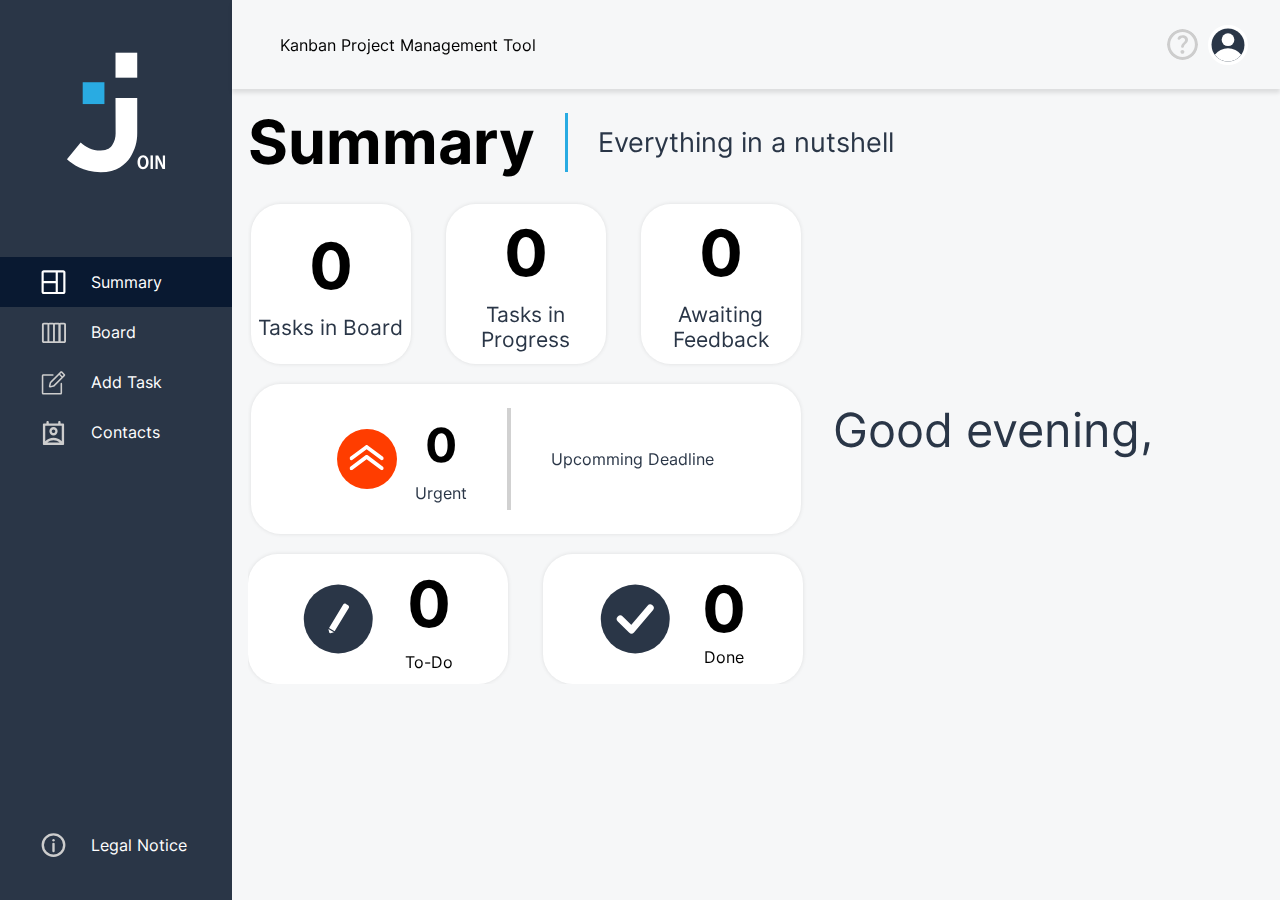
<file: index.html>
<!DOCTYPE html>
<html lang="de">
  <head>
    <meta charset="UTF-8" />
    <meta http-equiv="X-UA-Compatible" content="IE=edge" />
    <meta name="viewport" content="width=device-width, initial-scale=1.0" />
    <title>Join</title>
    <!-- ============================== CSS FILES ================================= -->
    <link rel="stylesheet" href="./mainStyle.css" />
    <link rel="stylesheet" href="./styles/summary.css" />
    <link rel="stylesheet" href="./styles/board.css" />
    <link rel="stylesheet" href="./styles/createTask.css" />
    <link rel="stylesheet" href="./styles/contacts.css" />
    <link rel="stylesheet" href="./styles/legalNotice.css" />
    <link rel="stylesheet" href="./styles/fonts.css" />

    <!-- ============================== SCRIPTS ================================= -->
    <script src="./mainScript.js"></script>
    <script src="./js/summary.js"></script>
    <script src="./js/board.js"></script>
    <script src="./js/createTask.js"></script>
    <script src="./js/contacts.js"></script>
    <script src="./js/template.js"></script>

    <!-- ============================ Favicon =========================== -->
    <link rel="apple-touch-icon" sizes="180x180" href="./img/favicon/apple-touch-icon.png" />
    <link rel="icon" type="image/png" sizes="32x32" href="./img/favicon/favicon-32x32.png"/>
    <link rel="icon" type="image/png" sizes="16x16" href="./img/favicon/favicon-16x16.png"/>
    <link rel="manifest" href="./img/favicon/site.webmanifest" />
    <link rel="mask-icon" href="./img/favicon/safari-pinned-tab.svg" color="#2a3647"/>
    <meta name="msapplication-TileColor" content="#2a3647" />
    <meta name="theme-color" content="#2a3647" />
  </head>

  <body onload="displayPage('mainSummaryContainerDisplay'), activeTab('summary'), setUserColor()">
    <div class="mainContainer">
      <!-- Sidebar -->
      <div class="placeholderLeft">
        <!-- LogoTopLeftCorner -->
        <div class="sideNavBarLogo" onclick="displayPage('mainSummaryContainerDisplay'), activeTab('summary')">
          <img id="startScreenLogo" src="./img/whitelogo.svg" class="whiteLogo" />
        </div>

        <div w3-include-html="templates\sideNavBar.html">

        </div>
      </div>

      <div class="placeholderRight">
        <!-- Topbar -->
        <div w3-include-html="templates\topBar.html"></div>

        <div class="placeholderBottom">
          <!-- Board -->
          <div class="mainBoardContainerDisplay" id="mainBoardContainerDisplay">
            <div w3-include-html="templates\board.html"></div>
          </div>
          <!-- Summary -->
          <div class="mainSummaryContainerDisplay" id="mainSummaryContainerDisplay">
            <div w3-include-html="templates\summary.html"></div>
          </div>
          <!-- createTask -->
          <div class="mainAddTaskContainerDisplay" id="mainAddTaskContainerDisplay">
            <div w3-include-html="templates\createTask.html"></div>
          </div>

          <!-- contacts -->
          <div class="mainContactsContainerDisplay" id="mainContactsContainerDisplay">
            <div w3-include-html="templates\contacts.html"></div>
          </div>

          <!-- legalNotice -->
          <div class="mainLegalNoticeContainerDisplay" id="mainLegalNoticeContainerDisplay">
            <div w3-include-html="templates\legalNotice.html"></div>
          </div>

          <!-- help -->
          <div class="mainhelpContainerDisplay" id="mainhelpContainerDisplay">
            <div w3-include-html="templates\help.html"></div>
          </div>
        </div>
      </div>
    </div>

    <!-- =============================================== OPEN TASK =============================================== -->

    <div id="openTaskBackground" class="openTaskBackground" onclick="closeTask()">
        <div id="openTaskContainer" class="openTaskContainer" onclick="doNotClose(event)">
        </div>
    </div>

    <!-- ======================== AddContacts Overlay ======================== -->
    <div id="addContactBackground" class="addContactBackground" onclick="closePopup()">
      <div class="addContactContainer" onclick="doNotClose(event)">
        <div class="addContactLeftSide">
          <img src="./img/logo.svg" />
          <h1>Add contact</h1>
          <span>Task are better with a Team!</span>
          <div></div>
        </div>

        <div class="addContactRightSide">
          <div class="contactImg">
            <div>
              <img src="./img/addUserIcon.svg" />
            </div>
          </div>
          <div class="contactInfo">
            <div>
              <div onclick="closePopup()">
                <img src="./img/close.svg" />
              </div>
            </div>
            <form name="addContactForm" onsubmit="createContact();return false">
              <div class="inputContainer">
                <div class="inputFieldContainer">
                  <input id="contactName" class="inputFields" type="text" placeholder="Name" required/>
                  <img src="./img/userIcon.svg" class="img" />
                </div>
              </div>
              <div class="inputContainer">
                <div class="inputFieldContainer">
                  <input id="contactSurname" class="inputFields" type="text" placeholder="Surname" required/>
                  <img src="./img/userIcon.svg" class="img" />
                </div>
              </div>
              <div class="inputContainer">
                <div class="inputFieldContainer">
                  <input id="contactEmail" class="inputFields" type="email" placeholder="Email" required/>
                  <img src="./img/letter.svg" class="img" />
                </div>
              </div>
              <div class="inputContainer">
                <div class="inputFieldContainer">
                  <input id="contactPhone" class="inputFields" type="number" placeholder="Phone"/>
                  <img src="./img/phone.svg" class="img" />
                </div>
              </div>

              <div class="buttons">
                <button type="button" class="cancleButton" onclick="closePopup()">
                  <span>Cancle</span>
                  <img src="./img/cancel.svg" />
                </button>
                <button type="submit" class="createContact">
                  <span>Create contact</span>
                  <img src="./img/tick.svg" />
                </button>
              </div>
            </form>
          </div>
        </div>
      </div>
    </div>

    <!-- ======================== Edit Contacts Overlay ======================== -->
    <div id="editContactBackground" class="addContactBackground" onclick="closePopup()">
      <div class="addContactContainer" onclick="doNotClose(event)">
        <div class="addContactLeftSide">
          <img src="./img/logo.svg" />
          <h1>Edit contact</h1>
          <span>Task are better with a Team!</span>
          <div></div>
        </div>

        <div class="addContactRightSide">
          <div id="contactImg" class="contactImg"></div>
          <div class="contactInfo" id="contactInfo">
            <div>
              <div onclick="closePopup()">
                <img src="./img/close.svg" />
              </div>
            </div>

            <div id="saveChangesFormContainer"></div>

          </div>
        </div>
      </div>
    </div>

    <!-- ================================== NEW CATEGORY ADDED =============================================  -->
    <div id="contactAllreadyExists">Contact allready exists</div>

    <!-- ================================== SNACKBAR CONTACT CREATED =======================================  -->
    <div id="contactCreated">Contact succesfully created</div>

    <!-- ================================== SNACKBAR CONTACT CHANGES SAVED =======================================  -->
    <div id="contactChangesSaved">Changes saved</div>

    <!-- ================================== TASK INPUT REQUIRED =============================================  -->
    <div id="missingInput">Input required</div>

    <!-- ================================== NEW SUBTASK ADDED =============================================  -->
    <div id="newSubtaskAdded">New subtask added</div>

    <!-- ================================== TASK CREATED =============================================  -->
    <div id="taskCreated">Task created</div>

    <!-- ================================== NEW CATEGORY ADDED =============================================  -->
    <div id="newCategoryAdded">New category added</div>

    <!-- ================================== NEW CATEGORY ADDED =============================================  -->
    <div id="activeUser">Active user! You can't make changes.</div>

    <script>
      includeHTML();
    </script>
  </body>
</html>

<!-- 

    missingSignedUpTask


 -->
</file>
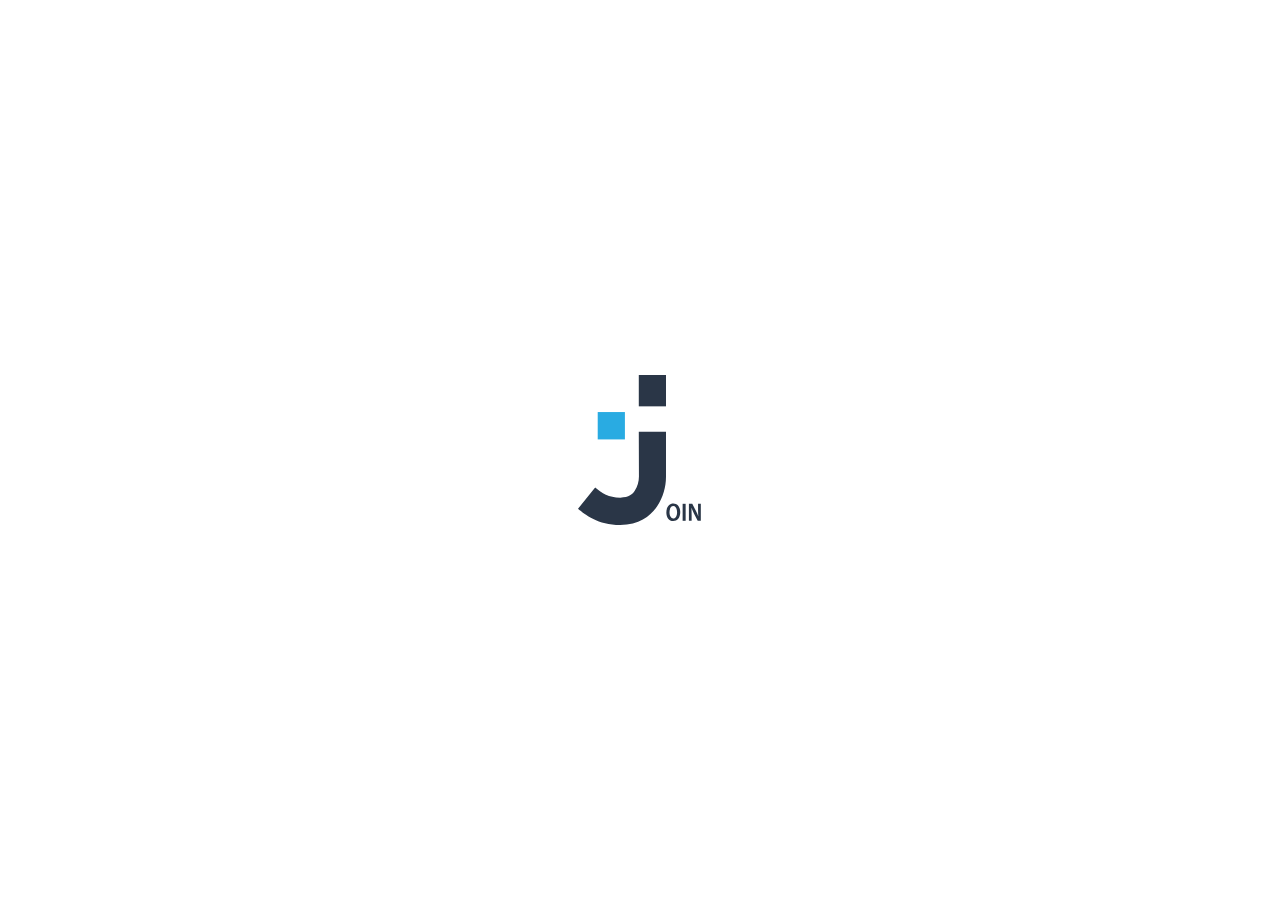
<file: login.html>
<!DOCTYPE html>
<html lang="de">
  <head>
    <meta charset="UTF-8" />
    <meta http-equiv="X-UA-Compatible" content="IE=edge" />
    <meta name="viewport" content="width=device-width, initial-scale=1.0" />
    <title>Join</title>

    <!-- ============================== CSS FILES ================================= -->
    <link rel="stylesheet" href="./mainStyle.css" />
    <link rel="stylesheet" href="./styles/login.css" />
    <link rel="stylesheet" href="./styles/legalNotice.css" />
    <link rel="stylesheet" href="./styles/fonts.css" />
    <!-- ============================== SCRIPTS ================================= -->
    <script src="./mainScript.js"></script>
    <script src="./js/contacts.js"></script>

    <!-- ============================ Favicon =========================== -->
    <link rel="apple-touch-icon" sizes="180x180" href="./img/favicon/apple-touch-icon.png"/>
    <link rel="icon" type="image/png" sizes="32x32" href="./img/favicon/favicon-32x32.png"/>
    <link rel="icon" type="image/png" sizes="16x16" href="./img/favicon/favicon-16x16.png"/>
    <link rel="manifest" href="./img/favicon/site.webmanifest" />   
    <link rel="mask-icon" href="./img/favicon/safari-pinned-tab.svg" color="#2a3647"/>
    <meta name="msapplication-TileColor" content="#2a3647" />
    <meta name="theme-color" content="#2a3647" />
  </head>

  <body>
  <!-- body onload="init()" -->

    <!-- ================================== STARTSCREEN  ==================================== -->
    <div class="startScreen">
      <img id="startScreenLogo" class="logo" src="./img/blacklogo.svg" />
    </div>
    <!-- ==================================================================================== -->

    <div class="mainContainerLogin">
      <div class="header">
        <!-- ================================== LOGO  ==================================== -->
        <div class="loginLogo">
          <img src="./img/blacklogo.svg">
        </div>

        <!--============================== SIGN UP BANNER ================================-->
        <div class="signUpContainer">
          <div class="signUpField">
            <div>Not a Join user?</div>
            <button class="buttonDark" onclick="goToSignup()">
              <a>Sign Up</a>
            </button>
          </div>
        </div>
      </div>

      <!--============================== LOGIN SECTION ================================-->
      <div class="contentContainer" id="contentContainerLogin1">

        <!-- == Legal Notice - w3-include-html ==-->
        <div class="mainLegalNoticeContainerDisplay" id="mainLegalNoticeContainerDisplay1" >
          <div w3-include-html="./templates/legalNotice.html"></div>
        </div>
        <!-- =================================== -->

        <div class="loginScreen" id="loginScreen1">
          <div id="loginScreenLoading" class="loginScreenLoading">
            <div>Logging in please wait...</div>
          </div>
          <div class="loginHeading">
            <h1>Log in</h1>
            <div class="blueLigne"></div>
          </div>

          <form name="login_form" onsubmit="login();return false">
            <input id="csrfTokenfield" type="hidden" name="csrfmiddlewaretoken">
            <div class="inputContainer">
              <div class="inputFieldContainer">
                <input id="emailLog" class="inputFields" type="text" name="email" placeholder="Email" required/>
                <img src="img/letter.svg" class="img" />
              </div>
            </div>

            <div class="inputContainer">
              <div class="inputFieldContainer">
                <input id="passwordLog" class="inputFields" type="password" name="password" placeholder="Password" required/>
                <img src="img/lock.svg" class="img" />
              </div>
            </div>

            <div class="rememberOrForgetFields">
              <div class="checkboxContainer">
                <input type="checkbox" />
                <p>Remember me</p>
              </div>
              <a class="forgotMyPassword" href="./templates/forgotPw.html"
                >Forgot my Password</a
              >
            </div>

            <div class="loginButtons">
              <button type="submit" class="buttonDark" id="loginButton">
                <div class="buttonDarkText">Log in</div>
              </button>
              <button type="button" onclick="guestLogin()" class="buttonLight">
                <div class="buttonLightText">Guest Log in</div>
              </button>
            </div>
          </form>
        </div>

        <div class="policies" id="policies1">
          <div onclick="displayPageLegalNotice()">
            Legal notice
          </div>
        </div>

      </div>
    </div>

    <!-- ================================== SNACKBAR USER DOES NOT EXIST ======================================= -->
    <div id="userDoesNotExist">User does not exist, please sign up!</div>

    <!-- ================================== SNACKBAR PW/EMAIL INCORRECT ======================================= -->
    <div id="pwEmailIncorrect">Password incorrect!</div>

    <script>
      //includeHTMLLogin();
    </script>
  </body>
</html>
</file>
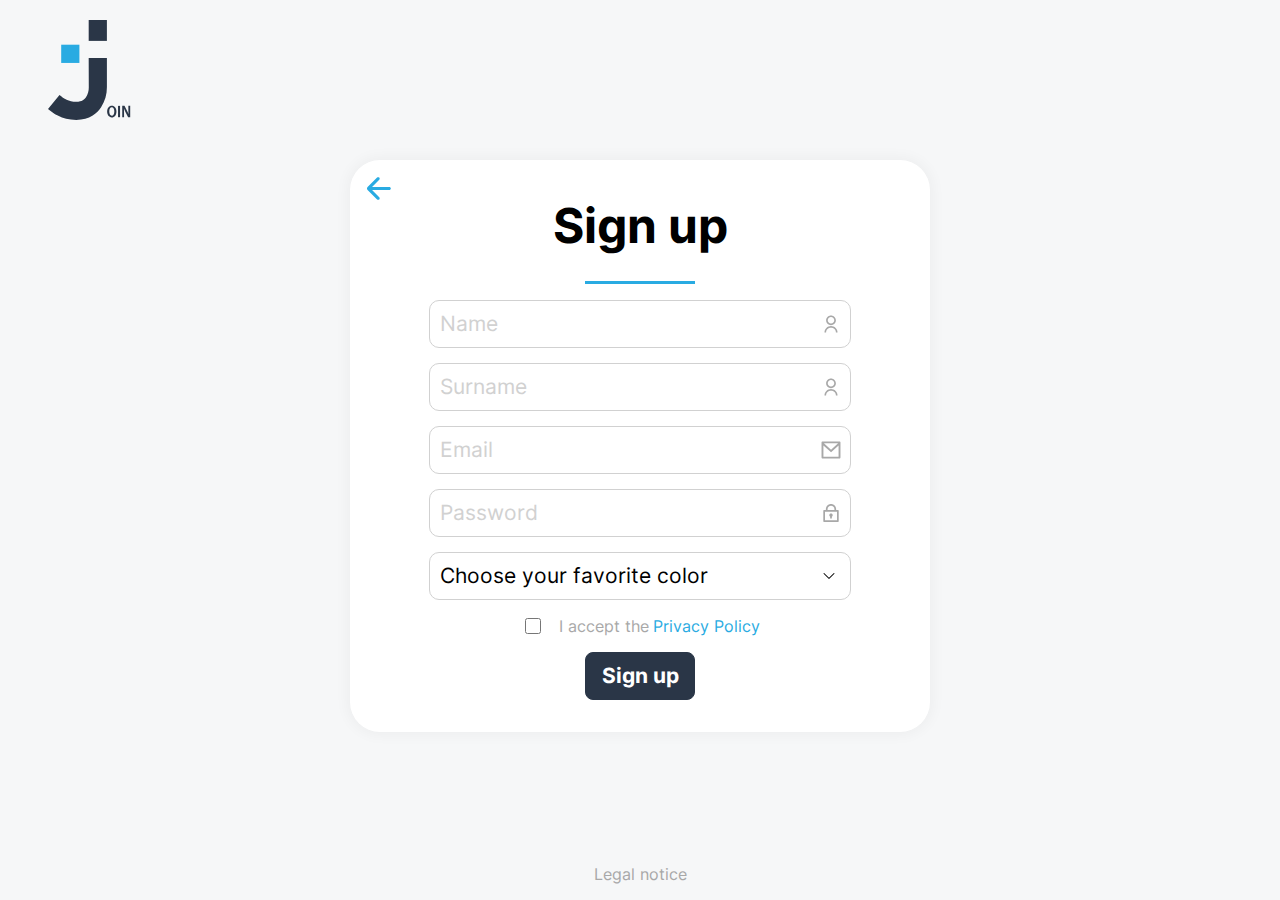
<file: signup.html>
<!DOCTYPE html>
<html lang="de">
  <head>
    <meta charset="UTF-8" />
    <meta http-equiv="X-UA-Compatible" content="IE=edge" />
    <meta name="viewport" content="width=device-width, initial-scale=1.0" />
    <title>SignUp</title>
    
    <!-- ============================== CSS FILES ================================= -->
    <link rel="stylesheet" href="./mainStyle.css" />
    <link rel="stylesheet" href="./styles/login.css" />
    <link rel="stylesheet" href="./styles/legalNotice.css">
    <link rel="stylesheet" href="./styles/fonts.css">

    <!-- ============================== SCRIPTS ================================= -->
    <script src="./mainScript.js"></script>
    <script src="./js/contacts.js"></script>

    <!-- ============================ Favicon =========================== -->
    <link rel="apple-touch-icon" sizes="180x180" href="./img/favicon/apple-touch-icon.png">
    <link rel="icon" type="image/png" sizes="32x32" href="./img/favicon/favicon-32x32.png">
    <link rel="icon" type="image/png" sizes="16x16" href="./img/favicon/favicon-16x16.png">
    <link rel="manifest" href="./img/favicon/site.webmanifest">
    <link rel="mask-icon" href="./img/favicon/safari-pinned-tab.svg" color="#2a3647">
    <meta name="msapplication-TileColor" content="#2a3647">
    <meta name="theme-color" content="#2a3647">

  </head>

  <body onload="init()">
    <div class="mainContainerSignUp">

      <div class="header">
        <!-- ================================== LOGO  ==================================== -->
        <div class="loginLogo">
          <img src="./img/blacklogo.svg">
        </div>
      </div>

      <!--============================== SIGN UP SECTION ================================-->
      <div class="contentContainer" id="contentContainerLogin2">
        <!-- == Legal Notice - w3-include-html ==-->
        <div class="mainLegalNoticeContainerDisplay" id="mainLegalNoticeContainerDisplay2">
          <div w3-include-html="./templates/legalNotice.html"></div>
        </div>
        <!-- =================================== -->

        <div class="loginScreen signUpScreen" id="loginScreen2">
          
          <div class="arrowBack" onclick="backToLoginScreen()">
            <img src="./img/arrowLeft.svg">
          </div>

          <div class="loginHeading">
            <h1>Sign up</h1>
            <div class="blueLigne"></div>
          </div>

          <form onsubmit="addUser();return false">
            <div class="inputContainer">
              <div class="inputFieldContainer">
                <input id="name" class="inputFields" type="text" placeholder="Name" required/>
                <img src="./img/name.svg" class="img" />
              </div>
            </div>
  
            <div class="inputContainer">
              <div class="inputFieldContainer">
                <input id="surname" class="inputFields" type="text" placeholder="Surname" required/>
                <img src="./img/name.svg" class="img" />
              </div>
            </div>
  
            <div class="inputContainer">
              <div class="inputFieldContainer">
                <input id="email" class="inputFields" type="email" placeholder="Email" required/>
                <img src="./img/letter.svg" class="img" />
              </div>
            </div>
  
            <div class="inputContainer">
              <div class="inputFieldContainer">
                <input id="password" class="inputFields" type="password" placeholder="Password" required/>
                <img src="./img/lock.svg" class="img" />
              </div>
            </div>
  
            <div class="inputContainer">
              <div class="inputFieldContainer">
                <select class="inputFields selectColor" id="userColor" required>
                  <option style="color: #d1d1d1;" value="" disabled selected hidden>Choose your favorite color</option>
                  <option value="#ff0000" style="color: #ff0000;">
                    Red
                  </option>
                  <option value="#008000" style="color: #008000;">
                    Green
                  </option>
                  <option value="#0000ff" style="color: #0000ff;">
                    Blue
                  </option>
                  <option value="#ffff00" style="color: #ffff00;">
                    Yellow
                  </option>
                  <option value="#ffa500" style="color: #ffa500;">
                    Orange
                  </option>
                  <option value="#800080" style="color: #800080;">
                    Purple
                  </option>
                  <option value="#a52a2a" style="color: #a52a2a;">
                    Brown
                  </option>
                  <option value="#808080" style="color: #808080;">
                    Grey
                  </option>
                </select>
              </div>
            </div>

            <div class="privacyPolicyContainer">
              <input type="checkbox" required>
              <div>
                <div>I accept the</div>
                <div class="privacyPolicy">Privacy Policy</div></div>
            </div>

            <button class="buttonDark" type="submit">
              <div class="buttonDarkText">Sign up</div>
            </button>
          </form>

        </div>
      </div>

      <div class="policies" id="policies2">
        <div onclick="displayPageLegalNotice()">
          Legal notice
        </div>
      </div>
    </div>

  <!-- ================================== SNACKBAR ALREADY SIGNE UP ======================================= -->
  <div id="alreadySignedUp">You have already signed up, go back to login</div>

  <!-- ================================== SNACKBAR SUCCESSFULLY SIGNED UP ======================================= -->
  <div id="successfullySignedUp">You have successfully signed up!</div>

  <script>includeHTMLLogin();</script>
</body>
</html>
</file>
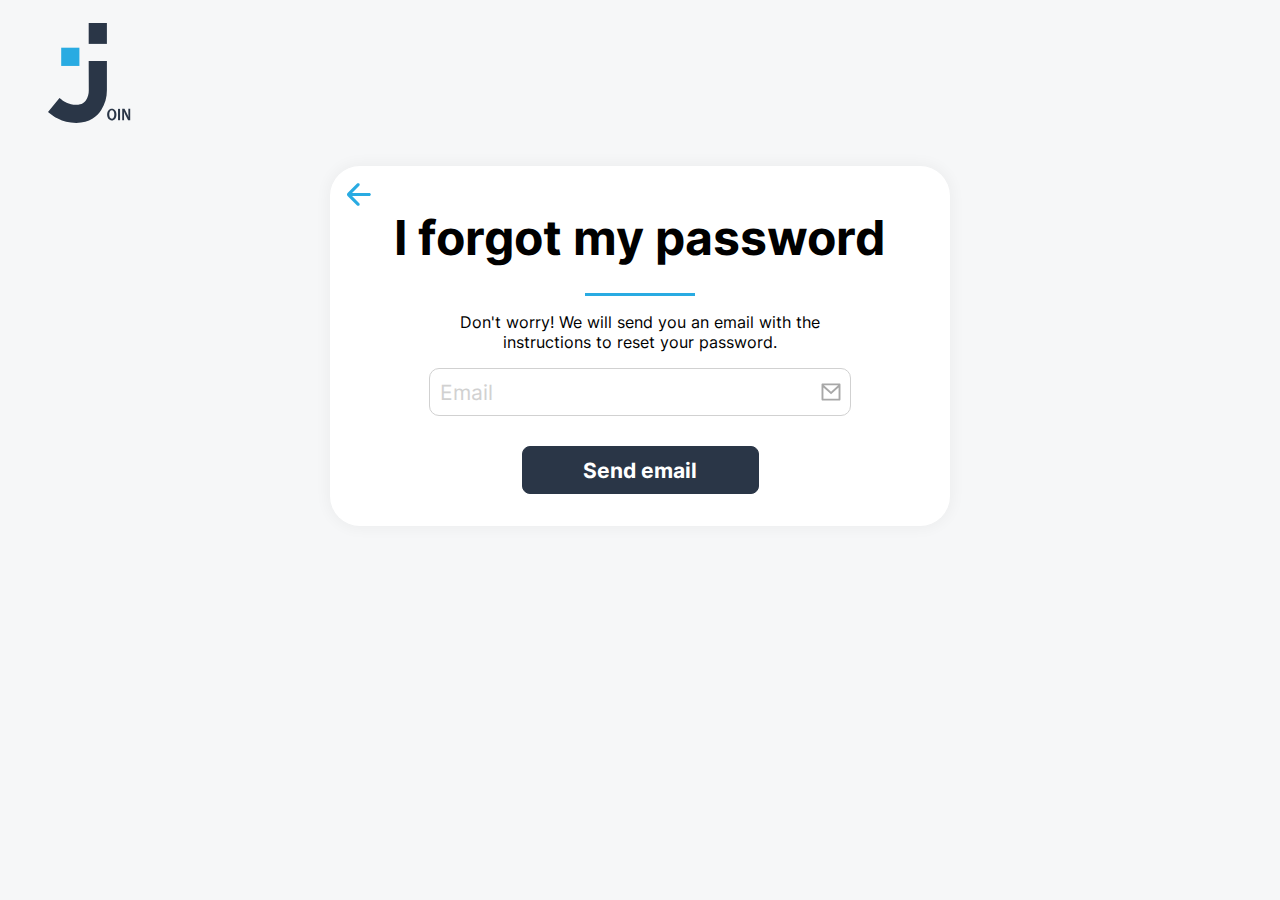
<file: templates/forgotPw.html>
<!DOCTYPE html>
<html lang="en">
  <head>
    <meta charset="UTF-8" />
    <meta http-equiv="X-UA-Compatible" content="IE=edge" />
    <meta name="viewport" content="width=device-width, initial-scale=1.0" />
    <title>Forgot Password</title>

    <!-- ============================== CSS FILES ================================= -->
    <link rel="stylesheet" href="../mainStyle.css">
    <link rel="stylesheet" href="../styles/login.css">
    <link rel="stylesheet" href="../styles/fonts.css">
    <!-- ============================== SCRIPTS ================================= -->
    <script src="../mainScript.js"></script>
    <script src="../js/contacts.js"></script>
    <script src="../js/mini_backend.js"></script>

    <!-- ============================ Favicon =========================== -->
    <link rel="apple-touch-icon" sizes="180x180" href="../img/favicon/apple-touch-icon.png">
    <link rel="icon" type="image/png" sizes="32x32" href="../img/favicon/favicon-32x32.png">
    <link rel="icon" type="image/png" sizes="16x16" href="../img/favicon/favicon-16x16.png">
    <link rel="manifest" href="../img/favicon/site.webmanifest">
    <link rel="mask-icon" href="../img/favicon/safari-pinned-tab.svg" color="#2a3647">
    <meta name="msapplication-TileColor" content="#2a3647">
    <meta name="theme-color" content="#2a3647">
  </head>

  <body onload="init()">
    <div class="mainContainerForgotPw">

      <div class="header">
        <!-- ================================== LOGO  ==================================== -->
        <div class="loginLogo">
          <img src="../img/blacklogo.svg">
        </div>
      </div>

      <div class="contentContainer">
        <div class="loginScreen loginScreenPw">

            <div class="arrowBack" onclick="backToLoginScreen()">
              <img src="../img/arrowLeft.svg">
            </div>       
                    
            <div class="loginHeading">
              <h1>I forgot my password</h1>
              <div class="blueLigne"></div>
            </div>

            <span>Don't worry! We will send you an email with the instructions to reset your password.</span>
            
            <!-- action="https://tobias-odermatt.developerakademie.net/Projekte/Join/send_mail.php" -->

            <form id="forgotPwForm" name="forgotPwForm" class="inputContainer" onsubmit="checkForCorrectEmail(event)">
              <div class="inputFieldContainer">
                  <input id="sendEmailToResetPw" name="sendEmailToResetPw" class="inputFields" type="email" placeholder="Email" required/>
                  <img src="../img/letter.svg" class="img" />
              </div>

              <input id="submitButton" type="submit" class="buttonDark" value="Send email">
            </form>
        </div>
      </div>
    </div>

    <!-- ================================== SNACKBAR USER DOES NOT EXIST ======================================= -->
    <div id="userDoesNotExist2">User does not exist, please sign up</div>
    
    <!-- ================================== SNACKBAR E-MAIL SENT ======================================= -->
    <div id="sendEmail">
      <img src="../img/emailSent.svg">
      <div></div>An E-Mail has been sent to you</div>
    </div>

  </body>
</html>
</file>
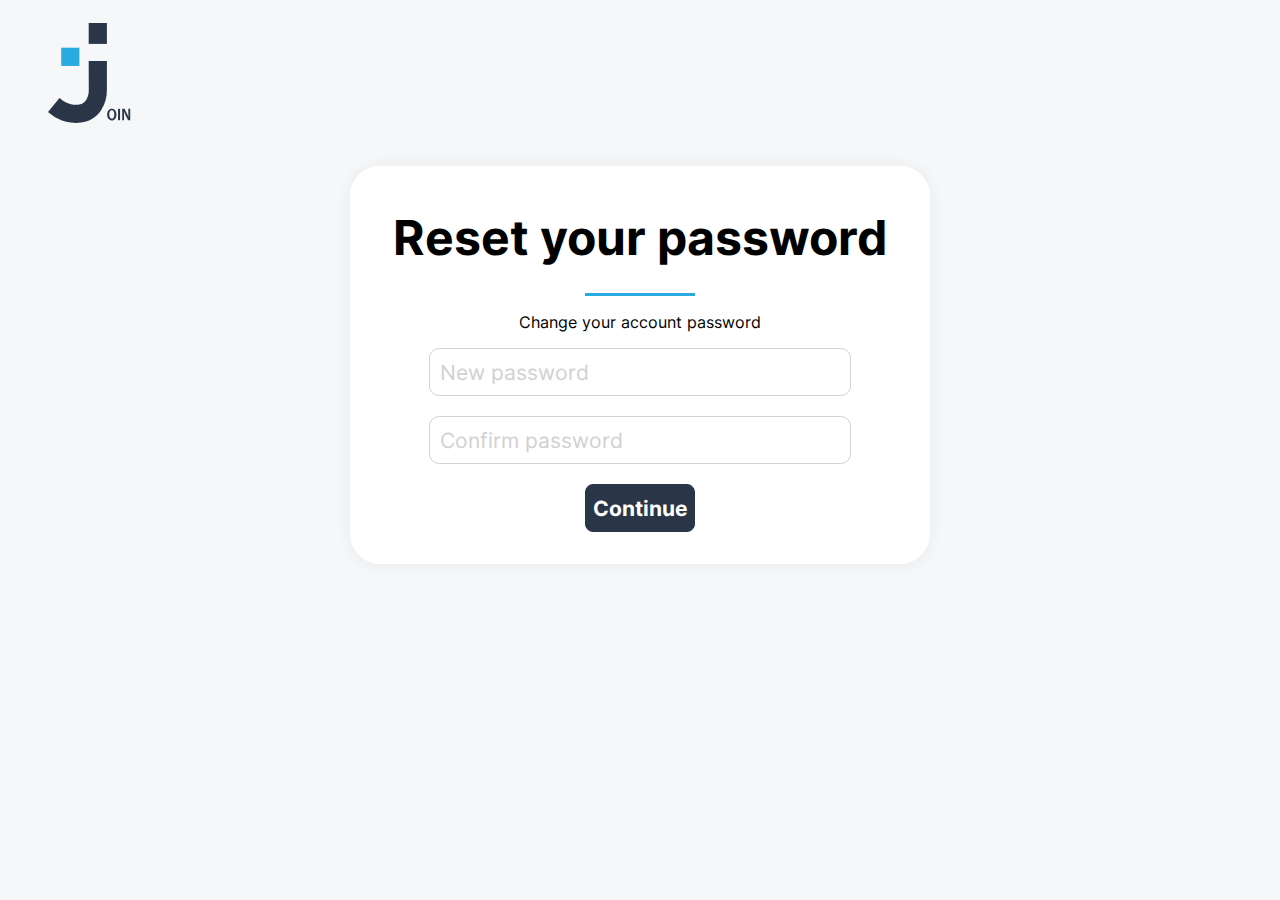
<file: templates/resetPw.html>
<!DOCTYPE html>
<html lang="en">
  <head>
    <meta charset="UTF-8" />
    <meta http-equiv="X-UA-Compatible" content="IE=edge" />
    <meta name="viewport" content="width=device-width, initial-scale=1.0" />
    <title>Join</title>

    <!-- ============================== CSS FILES ================================= -->
    <link rel="stylesheet" href="../mainStyle.css">
    <link rel="stylesheet" href="../styles/login.css">
    <link rel="stylesheet" href="../styles/fonts.css">

    <!-- ============================== SCRIPTS ================================= -->
    <script src="../mainScript.js"></script>
    <script src="../js/contacts.js"></script>
    <script src="../js/mini_backend.js"></script>

    <!-- ============================ Favicon =========================== -->
    <link rel="apple-touch-icon" sizes="180x180" href="../img/favicon/apple-touch-icon.png">
    <link rel="icon" type="image/png" sizes="32x32" href="../img/favicon/favicon-32x32.png">
    <link rel="icon" type="image/png" sizes="16x16" href="../img/favicon/favicon-16x16.png">
    <link rel="manifest" href="../img/favicon/site.webmanifest">
    <link rel="mask-icon" href="../img/favicon/safari-pinned-tab.svg" color="#2a3647">
    <meta name="msapplication-TileColor" content="#2a3647">
    <meta name="theme-color" content="#2a3647">

  </head>
  <body onload="init()">

    <div class="mainContainerLogin">
      <div class="header">
        <!-- ================================== LOGO  ==================================== -->
        <div class="loginLogo">
          <img src="../img/blacklogo.svg">
        </div>
      </div>
    
      <div class="contentContainer">

        <div class="loginScreen loginScreen2">

          <div class="loginHeading loginHeading2">
            <h1>Reset your password</h1>
            <div class="blueLigne"></div>
          </div>

          <span>Change your account password</span>

          <div class="inputContainer">
            <form class="inputFieldContainer2" onsubmit="resetPassword(); return false">
              <div class="inputContainer">
                <div class="inputFieldContainer">
                  <input id="newPassword" class="inputFields" type="password" placeholder="New password" required />
                </div>
              </div>

              <div class="inputContainer">
                <div class="inputFieldContainer">
                  <input id="confirmPassword" class="inputFields" type="password" placeholder="Confirm password" required />
                </div>
              </div>

              <button class="buttonDark" type="submit">
                <div class="buttonDarkText">Continue</div>
              </button>
            </form>
          </div>
        </div>
      </div>

    </div>

    <!-- ================================== SNACKBAR USER DOES NOT EXIST ======================================= -->
    <div id="userDoesNotExist3">User does not exist</div>

    <!-- ================================== SNACKBAR PW RESET/INCORRECT ======================================= -->
    <div id="passwordReset">Your password has succesfully been reset!</div>

    <!-- ================================== SNACKBAR PASSWORD NOT IDENTICAL ======================================= -->
    <div id="passwordsNotIdentical">Passwords are not identical</div>

  </body>
</html>
</file>
<file: mainStyle.css>
/* ============================================================================= GENERAL ================================================================== */
* {
  font-family: "Inter";
  box-sizing: border-box;
}

body {
  margin: 0;
  border: 0;
  padding: 0;
  background-color: #f6f7f8;
  font-size: 16px;
  font-style: normal;
}

li {
  text-decoration: none;
  list-style: none;
  display: flex;
  gap: 18px;
  justify-content: flex-start;
  align-items: center;
  margin: 20px 0px;
}

a {
  color: inherit;
  text-decoration: none;
}

.buttonDark {
  display: flex;
  justify-content: center;
  align-items: center;
  background-color: #2a3647;
  width: 110px;
  height: 48px;
  border: 1px solid #2a3647;
  border-radius: 8px;
  gap: 10px;
  cursor: pointer;
  color: white;
}

.buttonDark:hover {
  box-shadow: 0 0 4px 2px rgba(0,0,0,0.5);
}

.buttonDarkText {
  cursor: pointer;
  font-family: "Inter";
  font-weight: 700;
  font-size: 21px;
  color: white;
  text-align: center;
}

.buttonLight {
  background-color: #fff;
  width: 110px;
  height: 48px;
  border: 1px solid #2a3647;
  border-radius: 8px;
  gap: 10px;
  cursor: pointer;
}

.buttonLight:hover {
  box-shadow: 0 0 4px 2px rgba(0,0,0,0.5);
}

.buttonLightText {
  font-family: "Inter";
  font-weight: 700;
  font-size: 21px;
  color: #2a3647;
  text-align: center;
}

.inputContainer{
  display: flex;
  flex-direction: column;
  justify-content: center;
  align-items: center;
  gap: 20px;
}

.inputContainer img {
  width: 20px;
  height: 18px;
}

.inputFieldContainer {
  position: relative;
  display: flex;
  justify-content: center;
  align-items: center;
  width: 100%;
}

.inputFieldContainer img {
  position: absolute;
  width: 20px;
  height: 18px;
  bottom: 15px;
  right: 15px;
}

.inputFieldContainer .img {
  position: absolute;
  top: 50%;
  right: 10px;
  transform: translateY(-50%);
  width: 20px;
  height: 18px;
}

.inputFieldContainer2 {
  position: relative;
  display: flex;
  flex-direction: column;
  justify-content: center;
  align-items: center;
  gap: 20px;
  width: 100%;
}

.inputFields{
  padding: 10px 10px;
  gap: 10px;
  width: 422px;
  height: 48px;
  background: #ffffff;
  border: 1px solid #d1d1d1;
  border-radius: 10px;
  font-size: 21px;
}

::placeholder {
  width: 100%;
  height: 25px;
  font-family: "Inter";
  font-style: normal;
  font-weight: 400;
  font-size: 21px;
  line-height: 120%;
  color: #d1d1d1;
}

.inputFieldContainer .inputFieldVerticalLine {
  position: absolute;
  top: 20%;
  right: 3.15rem;
  width: 0px;
  height: 31px;
  border: 1px solid #d1d1d1;
}

/* ================================================================ SIDEBAR / TOPBAR / MAIN CONTAINER ====================================================== */
.mainBoardContainerDisplay,
.mainSummaryContainerDisplay,
.mainAddTaskContainerDisplay,
.mainContactsContainerDisplay,
.mainLegalNoticeContainerDisplay,
.mainhelpContainerDisplay {
  display: none;
}

.mainhelpContainerDisplay,
.mainLegalNoticeContainerDisplay {
  position: absolute;
  top: 0;
  left: 0;
  width: 100%;
  height: calc(100vh - 187px);
  background-color: #F6F7F8;
  overflow: hidden;
  z-index: 1;
}

.mainContainer {
  width: 100vw;
  height: 100vh;
  position: fixed;
  display: flex;
}

.placeholderLeft {
  height: 100vh;
  display: flex;
  flex-direction: column;
  align-items: flex-start;
  justify-content: center;
  background-color: #2a3647;
  padding-top: 2rem;
  padding-bottom: 2rem;
}

.placeholderLeft > div:last-of-type {
  width: 100%;
  height: 100%;
}

.sideNavBar {
  height: 100%;
  width: 232px;
  display: flex;
  flex-direction: column;
  align-items: center;
  justify-content: flex-start;
  z-index: 2;
}

.sideNavBarList {
  color: white;
  display: flex;
  flex-direction: column;
  align-items: center;
  justify-content: flex-start;
  height: 100%;
  width: 100%;
  padding-top: 4rem;
}

.sideNavBarList > div {
  width: 100%;
  display: flex;
  justify-content: center;
  align-items: center;
  height: 50px;
}

.sideNavBarList > div:hover {
  background-color: rgb(9, 25, 49);
  cursor: pointer;
}

.sideNavBarTask {
  display: flex;
  align-items: center;
  width: 150px;
  gap: 25px;
}

.sideNavBarTask span {
  color: white;
}

#legalNoticeTab {
  width: 100%;
  display: flex;
  justify-content: center;
  align-items: center;
  height: 50px;
  cursor: pointer;
}

#legalNoticeTab:hover {
  background-color: rgb(9, 25, 49);
}

.placeholderRight {
  position: relative;
  width: calc(100vw - 232px);
}

.placeholderTop {
  position: relative;
  top: 0px;
  height: 89px;
  box-shadow: 0px 4px 4px rgba(0, 0, 0, 0.1);
  padding: 1rem 2rem 1rem 48px;
  display: flex;
  justify-content: space-between;
  align-items: center;
  z-index: 2;
}

.placeholderTop > div:first-of-type {
  display: none;
}

.topNavBarRightImg {
  display: flex;
  justify-content: center;
  align-items: center;
  gap: 10px;
}

.topNavBarRightImg a {
  display: flex;
  justify-content: center;
  align-items: center;
  border-radius: 50%;
}

.topNavBarRightImg a > img {
  border-radius: 50%;

}

.topNavBarRightImgQuestionmark {
  display: flex;
  justify-content: center;
  align-items: center;
  cursor: pointer;
}

.topNavBarRightImgPicture {
  border-radius: 50%;
  border: 3px solid white;
  cursor: pointer;
  height: 40px;
  width: 40px;
}

.topNavBarRightImgPicture:hover,
.topNavBarRightImgQuestionmark:hover,
.topNavBarRightImgExclamationmark:hover {
  box-shadow: 0 0 4px 2px rgba(0,0,0,0.5);
}


.topNavBarRightImgExclamationmark {
  height: 33px;
  width: 33px;
  cursor: pointer;
  display: none;
}

.logoutButton {
  position: absolute;
  right: 65px;
  top: 70px;
  display: none;
  justify-content: center;
  align-items: center;
  width: 80px;
  height: 35px;
  border-radius: 10px 0 10px 10px;
  padding: 15px;
  background-color: rgba(42, 54, 71, 1);
  cursor: pointer;
  z-index: 10;
}

.logoutButton > span {
  color: white;
  font-weight: bold;
  font-size: 16px;
}

.placeholderBottom {
  position: relative;
  height: 100%;
}

.placeholderBottom > div {
  width: 100%;
  height: 100%;
}

.sideNavBarLogo {
  width: 100%;
  height: 200px;
  z-index: 3;
  cursor: pointer;
  display: flex;
  justify-content: center;
  align-items: center;
}

.whiteLogo {
  position: relative;
  width: 100px;
  height: 121px;
}

.blackLogo {
  display: none;
}

.svg {
  width: 25px;
  height: 25px;
}

.legalnotice {
  margin-top: 100px;
  margin-bottom: 25px;
}

/* ================================================================ CLASSES ADD/REMOVE ====================================================== */
.activeTab {
  background-color: rgb(9, 25, 49);
}

.activeLegalNoticeTab {
  background-color: rgb(9, 25, 49);
}

.acitveHelpPage {
  box-shadow: 0 0 4px 4px grey; 
}

/* ================================================================ SNACKBAR ====================================================== */
/* The snackbar - position it at the bottom and in the middle of the screen */
#alreadySignedUp, 
#successfullySignedUp, 
#userDoesNotExist, 
#userDoesNotExist2,
#userDoesNotExist3, 
#pwEmailIncorrect, 
#sendEmail, 
#passwordReset, 
#passwordsNotIdentical, 
#contactCreated, 
#contactChangesSaved,
#missingSignedUpTask, 
#taskCreated, 
#newSubtaskAdded,
#newCategoryAdded,
#missingInput,
#missingSignedUp,
#contactAllreadyExists,
#activeUser {
  visibility: hidden; /* Hidden by default. Visible on click */
  min-width: 280px; /* Set a default minimum width */
  margin-left: -140px; /* Divide value of min-width by 2 */
  background-color: #2A3647; /* Black background color */
  color: #fff; /* White text color */
  text-align: center; /* Centered text */
  border-radius: 10px; /* Rounded borders */
  padding: 16px 8px; /* Padding */
  position: fixed; /* Sit on top of the screen */
  z-index: 10; /* Add a z-index if needed */
  left: 50%; /* Center the snackbar */
  bottom: 30px; /* 30px from the bottom */
}

#sendEmail {
  display: flex;
  justify-content: center;
  align-items: center;
  gap: 10px;
}

#sendEmail > img {
  width: 25px;
  height: 25px;
}

#missingInput, #missingSignedUp, #contactAllreadyExists, #activeUser {
  background-color: red;
}

/* Show the snackbar when clicking on a button (class added with JavaScript) */
#alreadySignedUp.show, 
#successfullySignedUp.show, 
#userDoesNotExist.show, 
#userDoesNotExist2.show,
#userDoesNotExist3.show, 
#pwEmailIncorrect.show, 
#sendEmail.show, 
#passwordReset.show, 
#passwordsNotIdentical.show, 
#contactCreated.show, 
#contactChangesSaved.show,
#missingSignedUpTask.show, 
#taskCreated.show,
#newSubtaskAdded.show,
#newCategoryAdded.show,
#missingInput.show,
#missingSignedUp.show,
#contactAllreadyExists.show,
#activeUser.show {
  visibility: visible; /* Show the snackbar */
  /* Add animation: Take 0.5 seconds to fade in and out the snackbar.
  However, delay the fade out process for 2.5 seconds */
  -webkit-animation: fadein 0.5s, fadeout 0.5s 2.5s;
  animation: fadein 0.5s, fadeout 0.5s 2.5s;
}

/* Animations to fade the snackbar in and out */
@-webkit-keyframes fadein {
  from {bottom: 0; opacity: 0;}
  to {bottom: 30px; opacity: 1;}
}

@keyframes fadein {
  from {bottom: 0; opacity: 0;}
  to {bottom: 30px; opacity: 1;}
}

@-webkit-keyframes fadeout {
  from {bottom: 30px; opacity: 1;}
  to {bottom: 0; opacity: 0;}
}

@keyframes fadeout {
  from {bottom: 30px; opacity: 1;}
  to {bottom: 0; opacity: 0;}
}

/* ================================================================ SCROLLBAR ====================================================== */
/* 
  Container Class: 
    -   height: calc(100vh - 89px); => absolute height
    -   overflow: hidden;

  Subcontainer Class: 
    -  height: 100%;
    -  overflow-x: hidden;
    -  overflow-y: scroll;
    -  overflow: auto;
*/

.placeholderBoardBottom::-webkit-scrollbar,
.assignedToContainer::-webkit-scrollbar,
.boardSubtaskContainer::-webkit-scrollbar,
.openTaskMain::-webkit-scrollbar,
.contactList::-webkit-scrollbar,
.contactDetails::-webkit-scrollbar,
.addTaskMainSubContainer::-webkit-scrollbar,
.innerHelpContainer::-webkit-scrollbar, 
.innerLegalNoticeContainer::-webkit-scrollbar,
.summaryBothContainer::-webkit-scrollbar,
.openTaskBackground::-webkit-scrollbar,
.assignedToChoices::-webkit-scrollbar  {
  width: 10px;
  scrollbar-gutter: stable;
}

.placeholderBoardBottom::-webkit-scrollbar-thumb,
.assignedToContainer::-webkit-scrollbar-thumb,
.boardSubtaskContainer::-webkit-scrollbar-thumb,
.openTaskMain::-webkit-scrollbar-thumb,
.contactList::-webkit-scrollbar-thumb,
.contactDetails::-webkit-scrollbar-thumb,
.addTaskMainSubContainer::-webkit-scrollbar-thumb,
.innerHelpContainer::-webkit-scrollbar-thumb, 
.innerLegalNoticeContainer::-webkit-scrollbar-thumb,
.summaryBothContainer::-webkit-scrollbar-thumb,
.openTaskBackground::-webkit-scrollbar-thumb,
.assignedToChoices::-webkit-scrollbar-thumb {
  background-color: #a8a8a8;
  border: 2px solid white;
  border-radius: 6px;
}

.placeholderBoardBottom::-webkit-scrollbar-button,
.assignedToContainer::-webkit-scrollbar-button,
.boardSubtaskContainer::-webkit-scrollbar-button,
.openTaskMain::-webkit-scrollbar-button,
.contactList::-webkit-scrollbar-button,
.addTaskMainSubContainer::-webkit-scrollbar-button,
.innerHelpContainer::-webkit-scrollbar-button, 
.innerLegalNoticeContainer::-webkit-scrollbar-button,
.summaryBothContainer::-webkit-scrollbar-button,
.openTaskBackground::-webkit-scrollbar-button,
.assignedToChoices::-webkit-scrollbar-button  {
  color: #a8a8a8;
}

.placeholderBoardBottom::-webkit-scrollbar-button,
.assignedToContainer::-webkit-scrollbar-button,
.boardSubtaskContainer::-webkit-scrollbar-button,
.openTaskMain::-webkit-scrollbar-button,
.contactList::-webkit-scrollbar-button,
.addTaskMainSubContainer::-webkit-scrollbar-button,
.innerHelpContainer::-webkit-scrollbar-button, 
.innerLegalNoticeContainer::-webkit-scrollbar-button,
.summaryBothContainer::-webkit-scrollbar-button,
.openTaskBackground::-webkit-scrollbar-button,
.assignedToChoices::-webkit-scrollbar-button {
  display: block;
  background-repeat: no-repeat;
  background-size: 50%;
  background-position: center;
}

/* .placeholderBoardBottom::-webkit-scrollbar-button:vertical:start:increment,
.assignedToContainer::-webkit-scrollbar-button:vertical:start:increment,
.contactList::-webkit-scrollbar-button:vertical:start:increment,
.addTaskMainSubContainer::-webkit-scrollbar-button:vertical:start:increment,
.innerHelpContainer::-webkit-scrollbar-button:vertical:start:increment, 
.innerLegalNoticeContainer::-webkit-scrollbar-button:vertical:start:increment,
.summaryLeftContainer::-webkit-scrollbar-button:vertical:start:increment {
  background-image: url(../img/upArrow.svg);
  background-size: 10px 4px;
} */

.placeholderBoardBottom::-webkit-scrollbar-button:vertical:start:decrement,
.assignedToContainer::-webkit-scrollbar-button:vertical:start:decrement,
.boardSubtaskContainer::-webkit-scrollbar-button:vertical:start:decrement,
.openTaskMain::-webkit-scrollbar-button:vertical:start:decrement,
.contactList::-webkit-scrollbar-button:vertical:start:decrement,
.addTaskMainSubContainer::-webkit-scrollbar-button:vertical:start:decrement,
.innerHelpContainer::-webkit-scrollbar-button:vertical:start:decrement, 
.innerLegalNoticeContainer::-webkit-scrollbar-button:vertical:start:decrement,
.summaryBothContainer::-webkit-scrollbar-button:vertical:start:decrement,
.openTaskBackground::-webkit-scrollbar-button:vertical:start:decrement,
.assignedToChoices::-webkit-scrollbar-button:vertical:start:decrement {
  display: none;
}

.placeholderBoardBottom::-webkit-scrollbar-button:vertical:end:increment,
.assignedToContainer::-webkit-scrollbar-button:vertical:end:increment,
.boardSubtaskContainer::-webkit-scrollbar-button:vertical:end:increment,
.openTaskMain::-webkit-scrollbar-button:vertical:end:increment,
.contactList::-webkit-scrollbar-button:vertical:end:increment,
.addTaskMainSubContainer::-webkit-scrollbar-button:vertical:end:increment,
.innerHelpContainer::-webkit-scrollbar-button:vertical:end:increment, 
.innerLegalNoticeContainer::-webkit-scrollbar-button:vertical:end:increment,
.summaryBothContainer::-webkit-scrollbar-button:vertical:end:increment,
.openTaskBackground::-webkit-scrollbar-button:vertical:end:increment,
.assignedToChoices::-webkit-scrollbar-button:vertical:end:increment {
  display: none;
}

/* .placeholderBoardBottom::-webkit-scrollbar-button:vertical:end:decrement,
.assignedToContainer::-webkit-scrollbar-button:vertical:end:decremen,
.contactList::-webkit-scrollbar-button:vertical:end:decrement,
.addTaskMainSubContainer::-webkit-scrollbar-button:vertical:end:decrement,
.innerHelpContainer::-webkit-scrollbar-button:vertical:end:decrement, 
.innerLegalNoticeContainer::-webkit-scrollbar-button:vertical:end:decrement,
.summaryLeftContainer::-webkit-scrollbar-button:vertical:end:decrement {
  background-image: url(../img/downArrow.svg);
  background-size: 10px 4px;
} */

/* ================================================================ RESPONSIVENESS ====================================================== */
@media (max-width: 900px) {
  .placeholderTop {
    padding-left: 1rem;
  }
}

@media (max-width: 780px) {
  .inputFields {
    width: 350px;
  }
}

@media (max-width: 720px) {
  .topNavBarLeftText {
    display: none;
  }

  .topNavBarRightImgExclamationmark {
    display: flex;
  }

  .placeholderTop {
    width: 100%;
    justify-content: space-between;
  }

  .placeholderTop > div:first-of-type {
    display: flex;
  }

  .mainContainer {
    flex-direction: column-reverse;
  }

  .placeholderLeft {
    height: 65px; 
    padding: 0;
  }

  .sideNavBar {
    height: 100%;
    width: 100%;
    display: flex;
  }

  .sideNavBarList {
    padding: 0;
  }

  .sideNavBarLogo {
    display: none;
  }

  .placeholderRight {
    position: absolute;
    top: 0;
    left: 0;
    width: 100%;
    height: calc(100vh - 65px);
    display: flex;
    flex-direction: column;
  }

  .placeholderBottom {
    height: 100%;
  }

  .whiteLogo {
    display: none;
  }

  .blackLogo {
    display: flex;
    z-index: 2;
    width: 32px;
    height: 39px;
  }

  .sideNavBarList {
    height: 100%;
    display: flex;
    align-items: center;
    justify-content: space-around;
    flex-direction: row;
  }

  .sideNavBarList >.tab {
    height: 100%;
  }

  .sideNavBarTask {
    flex-direction: column;
    gap: 10px;
    width: auto;
  }

  .sideNavBarTask img {
    width: 22px;
    height: 22px;
  }

  .sideNavBarTask span {
    font-size: 14px;
  }

  #legalNoticeTab {
    display: none;
  }
}

@media (max-width: 600px) {
  .inputFields {
    gap: 10px;
    width: 327px;
    height: 41px;
  }
  
  ::placeholder {
    width: 100%;
    height: 25px;
    font-size: 21px;
    line-height: 120%;
  }
}

@media (max-width: 480px) {
  .topNavBarRightImgExclamationmark,
  .topNavBarRightImgQuestionmark {
    height: 28px;
    width: 28px;
  }

  .inputContainer {
    padding-left: 2rem;
    padding-right: 2rem;
    width: 100%;
  }

  .inputFieldContainer {
    width: 100%;
    margin-left: 10px;
    margin-right: 10px;
  }  

  .inputFields, .inputContainer   {
    width: 100%;
  }

  .inputFields {
    font-size: 16px;
  }

  ::placeholder {
    font-size: 16px;
  }

  .privacyPolicyContainer > div,
  .privacyPolicyContainer > div > div {
    font-size: 12px;
  }
  
  .privacyPolicyContainer > input {
    width: 14px;
    height: 14px;
  }

  .buttonDark {
    width: 90px;
    height: 45px;
  }

  .buttonDarkText {
    font-size: 17px;
  }
}

@media (max-width: 380px) {
  .inputContainer {
    padding-left: 0.5rem;
    padding-right: 0.5rem;
   }

   .sideNavBarTask span {
    display: none;
  }

  .topNavBarRightImgExclamationmark,
  .topNavBarRightImgQuestionmark {
    height: 25px;
    width: 25px;
  }
}

@media (max-width: 300px) {
  .inputFieldContainer {
    margin-left: 10px;
    margin-right: 10px;
  }  
}
</file>
<file: styles/summary.css>
/* =========================================================================== MAIN ============================================================= */
.summaryMainContainer {
  height: calc(100vh - 89px);
  width: 100%;
  display: flex;
  justify-content: flex-start;
  align-items: flex-start;
  padding: 1rem;
  padding-right: 0;
  overflow: hidden;
}

.summaryLeftContainer {
  height:  100%;
  width: 100%;
  display: flex;
  flex-direction: column;
  align-items: flex-start;
  gap: 20px;
  padding-right: 0.5rem;
  overflow: hidden;
}

.summaryBothContainer {
  width: 100%;
  display: flex;
  justify-content: flex-start;
  align-items: flex-start;
  gap: 30px;
  overflow: auto;
  padding-top: 5px;
}

.summaryLeftHeadline {
  display: flex;
  align-items: center;
  gap: 30px;
}

.summaryHeadline {
  font-weight: 700;
  font-size: 61px;
  color: #000000;
}

.summaryLineDescription {
  display: flex;
  align-items: center;
  gap: 30px;
}

.summaryLine, .summaryLine2 {
  width: 3px;
  background-color: #29abe2;
  height: 59px;
 }

.summaryLine2 {
  display: none;
}

.summaryDescription {
  font-weight: 400;
  font-size: 27px;
  color: #2a3647;
}

/* =========================================================================== CARDS ============================================================= */
.summaryLeftCards {
  display: flex;
  justify-content: center;
  align-items: center;
  flex-direction: column;
  gap: 20px;
}

.positionInsideAllCards {
  display: flex;
  flex-direction: column;
  justify-content: center;
  align-items: center;
  gap: 10px;
}

.allCardsBorderRadius {
  background: #ffffff;
  box-shadow: 0px 0px 4px rgba(0, 0, 0, 0.1);
  border-radius: 30px;
}

.allCardsNumberFontSize {
  font-size: 64px;
}

.allTopCards {
  display: flex;
  gap: 35px;
}

.topCard {
  width: 160px;
  height: 160px;
  cursor: pointer;
}

.middleCard {
  width: 550px;
  height: 150px;
  display: flex;
  justify-content: center;
  align-items: center;
  gap: 40px;
  cursor: pointer;
}

.allBottomCards {
  display: flex;
  gap: 35px;
}

.bottomCardsDetails {
  display: flex;
  flex-direction: column;
  align-items: center;
}

.bottomCard {
  width: 260px;
  height: 130px;
  display: flex;
  justify-content: center;
  align-items: center;
  gap: 32.5px;
  cursor: pointer;
}

.bottomCardsImgTodo {
  background: url("../img/todo.svg");
  width: 70px;
  height: 70px;
}

.bottomCardsImgDone {
  background: url("../img/done.svg");
  width: 70px;
  height: 70px;
}

.bottomCard:hover .bottomCardsImgTodo {
  background: url("../img/todo_white.svg");
}

.bottomCard:hover .bottomCardsImgDone {
  background: url("../img/done_white.svg");
}

.cardNumberTopBottom {
  font-weight: 600;
  font-size: 64px;
  line-height: 120%;
  text-align: center;
  color: #000000;
}

.topCardText {
  font-weight: 400;
  font-size: 21px;
  line-height: 120%;
  text-align: center;
  color: #2a3647;
}

.middleCardUrgent {
  display: flex;
  justify-content: center;
  align-items: center;
  gap: 18px;
}

.middleCardUrgentNumber {
  font-weight: 600;
  font-size: 47px;
  text-align: center;
  color: #000000;
}

.middleCardUrgentText {
  display: flex;
  justify-content: center;
  align-items: center;
}

.middleCardUrgentText > span {
  font-weight: 400;
  font-size: 16px;
  color: #2a3647;
}

.middleCardBorder {
  width: 0px;
  height: 102.02px;
  border: 2px solid #d1d1d1;
}

.middleCardDeadline {
  display: flex;
  justify-content: center;
  align-items: center;
  flex-direction: column;
}

.middleCardDeadlineDate {
  font-weight: 700;
  font-size: 21px;
  color: #2a3647;
}

.middleCardDeadlineText {
  font-weight: 400;
  font-size: 16px;
  color: #2a3647;
}

.summaryRightContainer {
  height: 100%;
  display: flex;
  flex-direction: column;
  align-items: flex-start;
  justify-content: center;
  gap: 30px;
}

.greeting {
  text-align: left;
  font-size: 47px;
  color: #2a3647;
}

.greetingName {
  font-size: 64px;
  color: #29abe2;
}

.topCard:hover, .middleCard:hover, .bottomCard:hover {
  background-color: #2a3647;
}

.topCard:hover div, .middleCard:hover div, .middleCard:hover span, .bottomCard:hover div {
  color: white;
}

/* =========================================================================== RESPONSIVENESS ============================================================= */
@media (max-width: 1100px){
  .summaryDescription {
    font-size: 20.25px;
  }

  .allCardsNumberFontSize {
    font-size: 48px;
  }

  .allTopCards{
    gap: 26.25px;
  }

  .topCard {
    width: 127.5px;
    height: 127.5px;
  }

  .topCardText {
    font-size: 15.75px;
  }

  .middleCard {
    width: 435px;
    height: 112.5px;
  }

  .bottomCard {
    width: 204.5px;
    height: 112.5px;
  }

  .summaryBothContainer {
    gap: 20px;
  }

  .greeting {
    font-size: 30px;
  }
  
  .greetingName {
    font-size: 40px;
  }
}

@media (max-width: 900px){
  .summaryRightContainer{
    display: none;
  }

  .summaryMainContainer {
    padding-left: 1rem;
  }
}

@media (max-width: 720px){
  .summaryMainContainer {
    justify-content: center;
    height: calc(100vh - 154px);
    padding-top: 1rem;
    padding-bottom: 1rem;
  }
  
  .summaryHeadline {
    font-size: 47px;
  }
}

@media (max-width: 480px) {
  .topCardText {
    width: 150px;
  }

  .summaryMainContainer {
    height: calc(100vh - 154px );
    align-items: flex-start;
    padding-top: 0;
    padding: 1rem;
    padding-right: 0;
    overflow-y: hidden;
  }

  .summaryLeftContainer {
    width: 100%;
    height: 100%;
    overflow: auto;
  }

  .summaryBothContainer {
    gap: 0;
    width: 100%;
  }

  .summaryLeftCards {
    width: 100%;
  }

  .summaryLeftHeadline {
    flex-direction: column;
    justify-content: flex-start;
    align-items: flex-start;
    gap: 15px;
  } 

  .summaryLine {
    display: none;
  }

  .summaryLine2 {
    display: block;
    width: 59px;
    height: 3px;
  }

  .allTopCards {
    flex-direction: column;
    width: 100%;
  }

  .topCard{
    width: 100%;
    flex-direction: row;
    justify-content: space-evenly;
    height: 100px;
    padding: 10px;
  }

  .middleCard {
    width: 100%;
    gap: 20px;
    padding: 10px;
  }

  .middleCardUrgent {
    gap: 10px;
  }

  .middleCardUrgent > img {
    height: 50px;
    width: 50px;
  }

  .middleCardDeadlineDate {
    font-size: 18px;
  }

  .middleCardDeadlineText {
    font-size: 14px;
  }
  .allBottomCards {
    flex-direction: column;
    width: 100%;
  }

  .bottomCard{
    width: 100%;
    flex-direction: row;
    justify-content: space-evenly;
    padding: 10px;
  }

  .bottomCard img {
    height: 50px;
    width: 50px;
  }
}

@media (max-width: 380px) {
  .middleCard {
    gap: 10px;
  }

  .middleCardDeadlineDate {
    font-size: 16px;
  }

  .middleCardDeadlineText {
    font-size: 12px;
  }
}
</file>
<file: styles/board.css>
/* =============================================================== BOARD TOP =================================================================== */
.placeholderBoard {
  height: calc(100vh - 89px);
  padding: 1rem 0rem 1rem 0;
  overflow: hidden;
  display: flex;
  flex-direction: column;
  justify-self: flex-start;
  align-items: flex-start;
  gap: 15px;
}

.placeholderBoardTop {
  width: 100%;
  height: auto;
  padding-left: 1rem;
  padding-right: 1rem;
  display: flex;
  justify-content: space-between;
  align-items: center;
}

.placeholderBoardTop h1 {
  font-size: 61px;
}

.placeholderBoardTopLeft > h1  {
  margin: 0;
}

.placeholderBoardTopRight {
  display: flex;
  justify-content: space-between;
  align-items: center;
  gap: 20px;
}

.placeholderBoardTopRight .inputContainer {
  width: 300px;
  height: 45px;
}

.placeholderBoardTopRight .inputFields {
  height: 45px;
}

.addTaskButton {
  display: flex;
  flex-direction: row;
  justify-content: center;
  align-items: center;
  padding: 18px 10px;
  gap: 10px;

  width: 120px;
  height: 45px;

  background: #2a3647;
  border: 1px solid #2a3647;
  border-radius: 10px;
  cursor: pointer;
  font-weight: 700;
  font-size: 21px;
  color: #ffffff;
}

.addTaskButton:hover {
  box-shadow: 0 0 4px 2px rgba(0,0,0,0.5);
}

.addTaskButton > span {
  font-size: 16px;
}

/* =============================================================== TASK CATEGORIES =================================================================== */
.boardParts {
  width: 23%;
  min-width: 220px;
  display: flex;
  flex-direction: column;
  flex-grow: 1;
  gap: 24px;
  margin-bottom: 1rem;
}

.dragAreahighlight {
  box-shadow:  0 0 5px 5px rgba(0, 0, 0, 0.2); 
}

.placeholderBoardBottom {
  height: calc(100vh - 235px);
  padding: 1rem 1rem 0 1rem;
  width: 100%;
  display: flex;
  flex-wrap: wrap;
  flex-grow: 1;
  gap: 25px;
  overflow-x: hidden;
  overflow-y: scroll;
  overflow: auto;
}

.boardTask {
  display: flex;
  justify-content: space-between;
  align-items: flex-start;
  font-weight: 700;
  font-size: 21px;
}

.boardTask > div:last-of-type {
  display: flex;
  justify-content: center;
  align-items: center;
  cursor: pointer;
}

.boardTask img {
  height: 24px;
  width: auto;
  border-radius: 5px;
  color: #2a3647;
}

.boardTask img:hover {
  box-shadow: 0 0 2px 2px rgba(0,0,0,0.3);
}

.boardCategoryContainer {
  display: flex;
  flex-direction: column;
  align-items: flex-start;
  justify-content: flex-start;
  gap: 10px;
  border-radius: 15px;
}

.emptyCategory {
  display: flex;
  justify-content: center;
  align-items: center;
  height: 50px;
  width: 100%;
  background-color: #E7E7E7;
  border: 1px dashed #A8A8A8;
  border-radius: 10px;
}

.emptyCategoryText{
  text-align: center;
  font-size: 16px;
  color: #A8A8A8;
}

/* =========================================================================== TASKS ============================================================================= */
.boardContainer {
  width: 100%;
  display: flex;
  flex-direction: column;
  justify-content: center;
  align-items: flex-start;
  border-radius: 15px;
  padding: 18px 20.5px;
  background-color: #ffffff;
  box-shadow: 0px 0px 14px 3px rgba(0, 0, 0, 0.04);
  cursor: pointer;
  gap: 10px;
}

.boardContainer:hover {
  box-shadow: 0 0 4px 2px rgba(0,0,0,0.5);
}

.boardContainerTop {
  width: 100%;
  height: 27px;
  display: flex;
  justify-content: space-between;
  align-items: center;
}

.boardContainerTop > div:first-of-type {
  display: flex;
  justify-content: center;
  align-items: center;
  height: 100%;
  width: 110px;
  background-color: #ff7a00;
  border-radius: 8px;
}

.boardContainerTop > div:first-of-type > div {
  color: white;
}

.boardContainerTop > div:first-of-type img {
  height: 15px;
  width: auto;
  cursor: pointer;
}

.boardContainerTop > div:first-of-type img:hover {
  scale: 1.1; 
}

.boardContainerTop > div:last-of-type {
  display: flex;
  justify-content: center;
  align-items: center;
  gap: 3px;
}
.boardContainerTop > div:last-of-type > div {
  display: flex;
  justify-content: center;
  align-items: center;

  border-radius: 5px;
}

.boardContainerTop > div:last-of-type > div:hover {
  box-shadow: 0 0 2px 2px rgba(0,0,0,0.3);
}


.boardContainerTop > div:last-of-type img {
  width: 20px;
  height: 20px;
}

.boardContainerHeadline h2 {
  font-weight: 700;
  font-size: 16px;
  margin-top: 0;
  margin-bottom: 0;
}

.boardContainerDescripton span {
  font-weight: 400;
  font-size: 16px;
  color: #a8a8a8;
}

.boardContainerProgress {
  display: flex;
  justify-content: flex-start;
  align-items: center;
  gap: 20px;
  width: 100%;
}

.progress {
  height: 7px;
  background-color: #F4F4F4;
  border-radius: 5px;
  width: 50%;
}

.progressBar {
  height: 100%;
  background-color: #4589FF;
  width: 0%;
  border-radius: 5px;
  transition: width 0.5s ease-in-out;
}

.progressInNumbers {
  display: flex;
  min-width: 60px;
  font-size: 12px;
}

.noSubtasks {
  font-size: 12px;
  font-weight: bold;
}

.boardContainerUserBubbles {
  display: flex;
  justify-content: space-between;
  align-items: center;
  width: 100%;
}

.userBubble {
  display: flex;
  position: relative;
  margin-left: 10px;
}

.userBubbleOne {
  width: 35px;
  height: 35px;
  border-radius: 100%;
/*   background-color: #0190e0;
 */  display: flex;
  justify-content: center;
  align-items: center;
  color: white;
  border: 2px solid white;
  font-size: 12px;
  margin-left: -10px;
}

/* =========================================================================== OPEN/EDIT TASKS ============================================================================= */
.openTaskBackground {
  position: absolute;
  top: 0;
  left: 0;
  width: 100%;
  height: 100%;
  backdrop-filter: blur(5px);
  background-color: rgba(0, 0, 0, 0.2);
  display: none;
  justify-content: center;
  align-items: center;
  padding: 15px;
  z-index: 10;
  overflow: hidden;
}

.openTaskContainer {
  position: relative;
  width: 500px;
  height: 100%;
  border-radius: 30px;
  overflow-x: hidden;
  overflow-y: scroll;
  overflow: auto;
}

.openTask {
  height: 100%;
  display: flex;
  flex-direction: column;
  align-items: flex-start;
  justify-content: flex-start;
  background-color: #ffffff;
  padding: 2rem;
  gap: 20px;
  border-radius: 30px;
}

.openTaskTop {
  display: flex;
  justify-content: space-between;
  align-items: center;
  width: 100%;
}

.openTaskTop > div:first-of-type {
  width: 142px;
  height: 40px;
  border-radius: 8px;
  padding: 4px 37px;
  gap: 10px;
  display: flex;
  justify-content: center;
  align-items: center;
}

.openTaskTop > div:first-of-type > p {
  font-size: 22px;
  color: white;
  margin: 0;
}

.selectCategoryContainer {
  position: relative;
  width: 150px;
  height: 40px;
  border-radius: 8px;
  padding: 0;
}

.selectCategory {
  width: 150px;
  height: inherit;
  font-size: 20px;
  background: transparent;
  border: none;
  color: white;
/*   padding: 5px;
 */  z-index: 2;
  outline: none;
}

.selectArrow {
  position: absolute;
  top: 10px;
  right: 8px;
  width: 22px;
  height: 22px;
  z-index: 1;
}

.openTaskTop > div:last-of-type {
  display: flex;
  justify-content: center;
  align-items: center;
}

.openTaskTop > div:last-of-type:hover {
  box-shadow: 0 0 2px 2px rgba(0, 0, 0, 0.1);
  cursor: pointer;
}

.openTaskHeader {
  width: 100%;
  display: flex;
  flex-direction: column;
  align-items: flex-start;
  justify-content: flex-start;
  gap: 10px;
  hyphens: auto;
}

.openTaskHeader > h1 {
  font-size: 45px;
  color: #2a3647;
  margin: 0;
  padding: 0;
}

#titleEdit  {
  font-weight: 400;
  font-size: 35px;
}

#descriptionEdit {
  font-size: 24px;
}

.openTaskHeader p {
  color: #2a3647;
  font-size: 22px;
  margin-top: 10px;
  margin-bottom: 10px;
  padding: 0;
}

#editDueDate {
  padding: 0;
}

.openTaskHeader input {
  padding-left: 0;
  color: #2a3647;
  width: 100%;
}

.openTaskHeader input:first-of-type {
  font-size: 40px;
  font-weight: bold;
}

.openTaskHeader > div > div:first-of-type {
  font-weight: bold;
  font-size: 21px;
  width: 160px;
}

.openTaskMain {
  height: 100%;
  width: 100%;
  display: flex;
  flex-direction: column;
  justify-content: flex-start;
  align-items: flex-start;
  gap: 10px;
  overflow-x: hidden;
  overflow-y: scroll;
  overflow: auto;
}

.openTaskMain > div > div:first-of-type {
  font-weight: bold;
  font-size: 21px;
  width: 160px;
}

.openTaskMain > div:last-of-type > div:first-of-type {
  width: 100%;
}

.openTaskDate,
.openTaskPriority {
  display: flex;
  justify-content: flex-start;
  align-items: center;
  width: 100%;
}

.openTaskDate > div:last-of-type {
  font-size: 20px;
}

.openTaskDate > input {
  border: none;
}

.openTaskPriorityEdit {
  flex-direction: column;
  align-items: flex-start;
  gap: 10px;
}

.prioButtonsEdit > button:hover {
  box-shadow: 0 4px 4px 0 rgb(0 0 0 / 25%);
}

.prioButton2 {
  display: flex;
  flex-direction: row;
  justify-content: center;
  align-items: center;
  padding: 10px 10px;
  gap: 10px;
  border: 1px solid #d1d1d1;
  border-radius: 10px;
  font-size: 21px;
  font-weight: 400;
  background-color: rgb(255, 255, 255);
  width: 100%;
  position: relative;
  transition: all 100ms ease-in-out;
}

.openTaskSubtask {
  width: 100%;
  height: auto;
  max-height: 120px;
  display: flex;
  flex-direction: column;
  justify-content: flex-start;
  align-items: flex-start;
  overflow: hidden;
  gap: 5px;
}

#openTaskSubtask > div:first-of-type {
  width: 100%;
  display: flex;
  justify-content: space-between;
  align-items: center;
  gap: 10px;
}

.openTaskSubtaskEdit > div {
  display: flex;
  justify-content: flex-start;
  align-items: center;
}

#subtaskContainerEdit > div {
  justify-content: flex-start;
}

.openTaskSubtaskEdit > div > div {
  display: flex;
  justify-content: flex-start;
  align-items: center;
}

.openTaskSubtaskEdit > div > div > .addSubtaskEdit {
  width: 150px;
  min-width: 80px;
  height: 25px;
  border-radius: 10px 0 0 10px;
  border: 1px solid #d1d1d1;
  padding: 5px;
  margin-left: 10px;
  outline: none;
}

.openTaskSubtaskEdit > div > div > button {
  width: 50px;
  height: 25px;
  border-radius: 0 10px 10px 0;
  border: 1px solid #d1d1d1;
  cursor: pointer;
}

.boardSubtaskContainer {
  width: 100%;
  display: flex;
  flex-direction: column;
  justify-content: flex-start;
  align-items: flex-start;
  gap: 10px;
  overflow-x: hidden;
  overflow-y: scroll;
  overflow: auto;
}

.boardSubtaskContainer > div {
  width: 100%;
}

.openTaskAssigned {
  width: 100%;
  height: auto;
  max-height: 200px;
  display: flex;
  flex-direction: column;
  justify-content: flex-start;
  align-items: flex-start;
  overflow: hidden;
  gap: 15px;
}

.assignedToContainer {
  width: 100%;
  height: 400px;
  display: flex;
  flex-direction: column;
  justify-content: flex-start;
  align-items: flex-start;
  gap: 10px;
  padding: 3px;
  overflow-x: hidden;
  overflow-y: scroll;
  overflow: auto;
}

.assignedToContainer > .avatarContainer {
  margin: 0;
}

.openTaskAssignedPerson,
.openSubtask {
  display: flex;
  justify-content: flex-start;
  align-items: center;
  width: 100%;
  gap: 10px;
}

.openSubtask {
  position: relative;
  padding-right: 10px;
}

.openTaskAssignedPerson > div:first-of-type {
  display: flex;
  justify-content: center;
  align-items: center;
  width: 45px;
  height: 45px;
  border-radius: 50%;
}

.openTaskAssignedPerson span {
  color: white;
}

.openSubtask > div:last-of-type {
  display: flex;
  justify-content: flex-start;
  align-items: center;
  width: 100%;
  height: 25px;
  border-radius: 50%;
}

.openSubtask > img {
  width: 15px;
  height: 15px;
  cursor: pointer;
}

.coverCheckbox {
  position: absolute;
  height: 100%;
  width: 100%;
  opacity: 0;
}

.openTaskButtonContainer {
  position: absolute;
  right: 40px;
  bottom: 30px;
  display: flex;
  justify-content: center;
  align-items: center;
}

.openTaskEditButton {
  display: flex;
  justify-content: center;
  align-items: center;
  width: 57px;
  height: 57px;
  border-radius: 0 10px 10px 0;
  background-color: #2a3647;
  border: 1px solid #2a3647;
  cursor: pointer;
}

.openTaskEditButton:hover {
  box-shadow: 0 0 2px 2px rgba(0, 0, 0, 0.1);
}

.deleteTaskButton {
  display: flex;
  justify-content: center;
  align-items: center;
  width: 57px;
  height: 57px;
  border-radius: 10px 0 0 10px;
  background-color: white;
  border: 1px solid #2a3647;
  cursor: pointer;
}

.deleteTaskButton:hover {
  box-shadow: 0 0 2px 2px rgba(0, 0, 0, 0.1);
}

.cancelTaskEditButton {
  display: flex;
  justify-content: center;
  align-items: center;
  width: 65px;
  height: 45px;
  border-radius: 10px;
  background-color: white;
  border: 1px solid #2a3647;
  font-weight: bold;
  cursor: pointer;
  gap: 15px;
  margin-right: 10px;
}

.saveChangesTask {
  display: flex;
  justify-content: center;
  align-items: center;
  width: 65px;
  height: 45px;
  border-radius: 10px;
  background-color: #2a3647;
  border: 1px solid #2a3647;
  font-weight: bold;
  color: white;
  cursor: pointer;
}

.priorityImg {
  width: 17px;
  height: 12px;
}

/* =============================================================== RESPONSIVENESS =================================================================== */
/* ================================ WIDTH =============================== */
@media (max-width: 880px) {
  .placeholderBoardTop {
    flex-direction: column;
    justify-content: flex-start;
    align-items: flex-start;
  }

  .placeholderBoardTopLeft > h1{
    margin: 0;
    margin-bottom: 10px;
  }

  .placeholderBoardTopRight {
    width: 100%;
  }

  .inputFields {
    width: 200px;
    height: 40px;
  }

  .inputFieldContainer .inputFieldVerticalLine {
    height: 25px;
  }

  .img {
    right: 16px;
  }

  .boardParts {
    width: 100%;
  }

  .placeholderBoardTopRight {
    justify-content: space-between;
  }
}

@media (max-width: 720px) {
  .placeholderBoard {
    height: calc(100vh - 154px);
    padding-left: 0;
    padding-right: 0;
  }
  .placeholderBoardTopLeft > h1 {
    margin-right: 1rem;
    font-size: 47px;
  }
  .placeholderBoardTop {
    padding-right: 0.5rem;
  }
  .placeholderBoardTopRight .inputFields {
    height: 45px;
  }
  
  .addTaskButton {
    width: 45px;
  }

  .addTaskButton > span {
    display: none;
  }
}

@media (max-width: 480px) {
  .openTaskBackground {
    padding: 0;
    top: 89px;
    height: calc(100vh - 154px);
  }

  .openTaskContainer {
    width: 100%;
    height: 100%;
    border-radius: 0;
  }

  .openTask {
    padding: 15px;
    border-radius: 0;
    gap: 10px;
  }
  .placeholderBoardTop {
    flex-direction: column;
    align-items: flex-start;
  }

  .placeholderBoardTopRight {
    gap: 0;
  }

  .placeholderBoardTopRight .inputFieldContainer {
    width: 200px;
  }

  .placeholderBoardTopRight .inputContainer {
    width: 200px;
  }

  .placeholderBoardTopRight {
    width: 100%;
  }

  .openTaskMain > div > div:first-of-type {
    width: 100px;
    margin-right: 20px;
  }

  .openTaskPriorityEdit > div {
    width: 100%;
  }

  .openTaskHeader {
    gap: 0;
  }

  .openTaskHeader > h1,
  #titleEdit {
    font-size: 31px;
  }

  .prioButton2 {
    height: 35px;
  }

  .deleteTaskButton, .openTaskEditButton {
    height: 45px;
    width: 45px;
  } 

  .openTaskButtonContainer {
   right: 30px; 
   bottom: 10px;
   display: flex;
  }

  .openTaskTop > div:first-of-type,
  .selectCategory {
    width: 140px;
    height: 30px;
  }

  .openTaskTop > div:first-of-type > p,
  .openTaskHeader > div > div:first-of-type, 
  .prioButton2 > span {
    font-size: 18px;
  }

  .boardSubtaskContainer,
  .openTaskAssigned {
    gap: 5px;
  }

  .openTaskPriorityEdit {
    flex-direction: row;
  }

  .prioButtonsEdit {
    gap: 5px;
  }
  .prioButtonsEdit > button {
    width: 40px;
  }
  .prioButtonEdit > div:first-of-type{
    display: none;
  }
}

@media (max-width: 380px) {
  .openTaskHeader > h1,
  #titleEdit {
    font-size: 25px;
  }

  .openTaskTop > div:first-of-type > p {
    font-size: 22px;
  }

  .openTaskHeader > p,
  #descriptionEdit,
  .openTaskMain > div > div:first-of-type,
  .openTaskDate > div:last-of-type {
    font-size: 18px;
  }

  .openTaskSubtaskEdit > div:first-of-type {
    align-items: flex-start;
  }

  .openTaskSubtaskEdit > div > div > .addSubtaskEdit {
    margin: 0;
  }

  .openTaskMain > div > div:first-of-type {
    margin-right: 0;
  }

  .placeholderBoardBottom {
    padding: 0.5rem;
    padding-right: 0;
  }

  .openTaskSubtaskEdit > div > div > .addSubtaskEdit {
    width: 100%;
  }
}

@media (max-width: 320px) {
  .placeholderBoardTopRight {
    width: 100%;
  }

  .placeholderBoardTopRight .addTaskButton {
    display: none;
  }

  .openTaskHeader > div > div:first-of-type {
    width: 120px;
  }

  .prioButton2 > span {
    font-size: 16px;
  }

  .openTaskHeader > div > div:first-of-type {
    width: 100px;
  }
}

/* ================================ HEIGHT =============================== */
@media (max-height: 570px) {
  .openTask {
    padding-top: 1rem;
    padding-bottom: 1rem;
  }

  .openTaskSubtask {
    min-height: 75px;
  }
}
</file>
<file: styles/createTask.css>
/* =============================================================== CREATE TASK MAIN =================================================================== */
.titleInput ,
.selectWrapper,
.date {
  border: 1px solid #d1d1d1;
  border-radius: 10px;
  font-size: 21px;
  font-weight: 400;
  padding: 13px 21px;
  background-color: white;
  outline: none;
}

.subtaskContainer {
  display: flex;
  flex-direction: row;
  align-items: center;
  gap: 10px;
  border: 1px solid #d1d1d1;
  border-radius: 10px;
  font-size: 21px;
  font-weight: 400;
  padding: 13px 21px;
  background-color: white;
  outline: none;
  padding-right: 15px;
}

.subtaskContainer > input {
  height: 100%;
  width: 100%;
  font-size: 21px;
}

.selectWrapperHeight {
  padding: 0px;
}

textarea {
  min-height: 119px;
  border: 1px solid #d1d1d1;
  border-radius: 10px 10px 2px 10px;
  padding: 1rem;
  outline: none;
  resize: vertical;
  font-size: 21px;
  font-weight: 400;
}

.selectionContainer > span,
.featuresContainer > span {
  font-weight: 400;
  font-size: 21px;
}

.addTaskMainContainer {
  height: calc(100vh - 89px);
  width: 100%;
  overflow: hidden;
  padding: 1rem;
  padding-top: 2rem;
}

.addTaskMainSubContainer {
  height: 100%;
  width: inherit;
  display: flex;
  justify-content: center;
  align-items: flex-start;
  overflow-x: hidden;
  overflow-y: scroll;
  overflow: auto;
}

.addTaskMainSubContainer h1 {
  font-size: 61px;
  margin: 0;
}

.createTaskForm {
  display: flex;
  flex-direction: column;
  gap: 30px;
  height: 100%;
}

.createTaskForm ::placeholder {
  font-family: 21px;
}

.addTaskContainer {
  display: flex;
  gap: 30px;
}

.addTaskLeftandRightContainer {
  display: flex;
  flex-direction: column;
  justify-content: flex-start;
  gap: 20px;
}

.selectionContainer {
  display: flex;
  flex-direction: column;
  gap: 25px;
}

.preventSelect {
  -webkit-user-select: none;
  /* Safari */
  -ms-user-select: none;
  /* IE 10 and IE 11 */
  user-select: none;
  /* Standard syntax */
}

.assignedToWrapper {
  margin-bottom: 30px;
}

.sectorTop {
  display: flex;
  justify-content: space-between;
  align-items: center;
  font-size: 18px;
  padding: 5px 20px;
  cursor: pointer;
  height: 50px;
}

.sectorTop > div {
  position: relative;
  display: flex;
  justify-content: flex-start;
  align-items: center;
  gap: 5px;
  min-width: 40px;
  width: auto;
}

.sectorTopSelectedUsers {
  justify-content: flex-start;
  gap: 5px;
}

.selectionContainer {
  display: flex;
  flex-direction: column;
  gap: 10px;
}

.categoryChoices {
  display: flex;
  flex-direction: column;
  align-items: flex-start;
  justify-content: center;
  gap: 10px;
  padding: 0px 20px 7px 20px;
}

.category {
  width: 100%;
  display: flex;
  justify-content: space-between;
  align-items: center;
  cursor: pointer;
  padding: 3px;
}

.category:hover {
  background-color: lightgray;
}

.category img {
  width: 15px;
  height: 15px;
}

.date {
  cursor: pointer;
}

.circle {
  height: 12px;
  width: 12px;
  border-radius: 100%;
  border: white;
}

.middleGap {
  border-left: 1px solid #d1d1d1;
}

.clearAndCreateButton {
  display: flex;
  justify-content: center;
  align-items: center;
  gap: 20px;
}

.clearAndCreateButton > .buttonLight {
  display: flex;
  justify-content: center;
  align-items: center;
  width: 110px;
}

.clearAndCreateButton > .buttonDark {
  display: flex;
  justify-content: center;
  align-items: center;
  width: 200px;

}


.clearAndCreateButton button {
  font-size: 1.5rem;
  border-radius: 10px;
  padding: 10px 10px;
  transition: background 255ms ease-in-out;
}

/* ======================================================= ASSIGN USER  ========================================================== */
.assignedToChoices {
  display: flex;
  flex-direction: column;
  align-items: flex-start;
  padding: 5px 20px 7px 20px;
  height: 200px;
  gap: 5px;
  overflow-y: scroll;
}

.avatarContainer {
  width: 100%;
  display: flex;
  justify-content: flex-start;
  align-items: center;
  gap: 10px;
  opacity: 0.3;
  cursor: pointer;
  margin-left: -10px;
}

.avatarContainerSelected {
  opacity: 1;
}

.avatarContainer:hover {
  opacity: 1;
}

.avatar {
  display: flex;
  justify-content: center;
  align-items: center;
  width: 40px;
  height: 40px;
  border-radius: 50%;
  border: 4px solid transparent;
}

.avatar > div {
  color: white;
  font-size: 16px;
}

.nameText {
  display: flex;
  justify-content: center;
  align-items: center;
}

.nameText > div {
  font-size: 12px;
}

.avatarSelected {
  opacity: 1;
}

.avatarSelectedIcon {
  box-shadow: 0 0 2px 2px black;
}

.avatarSelectedIconPlaceholder {
  border: 2px solid #fff;
  box-shadow: none;
}

/* ======================================================= DATE / PRIO / SUBTASK  ========================================================== */
.dueDateAndClearCreateButton {
  display: flex;
  flex-direction: column;
  justify-content: space-between;
  padding-top: 0px;
  gap: 25px;
}

.prioButtons {
  display: flex;
  gap: 10px;
  border-radius: 10px;
}

.prioButton,
.prioButtonEdit {
  display: flex;
  flex-direction: row;
  justify-content: center;
  align-items: center;
  padding: 10px 10px;
  gap: 10px;
  border: 1px solid #d1d1d1;
  border-radius: 10px;
  font-size: 21px;
  font-weight: 400;
  background-color: rgb(255, 255, 255);
  width: 100%;
  position: relative;
  transition: all 100ms ease-in-out;
  cursor: pointer;
}

.prioButton:hover,
.prioButtonEdit:hover {
  box-shadow: 0 4px 4px 0 rgb(0 0 0 / 25%);
}

.featuresContainer {
  display: flex;
  flex-direction: column;
  width: 100%;
  gap: 10px;
}

.subtaskInput {
  border: 0px;
  outline: none;
  width: 80%;
}

.plusIcon {
  cursor: pointer;
}

.subtaskImgContainer {
  width: 80px;
  display: flex;
  justify-content: flex-end;
  align-items: center;
  gap: 5px;
  cursor: pointer;
}

.subTaskIcons {
  cursor: pointer;
}

.gapImgSubtask {
  height: 25px;
  width: 1px;
  background-color:  #d1d1d1;
}

.subtaskList {
  display: flex;
  flex-direction: column;
  align-items: flex-start;
  justify-content: center;
  gap: 10px;
}

.subtask {
  width: 100%;
  display: flex;
  justify-content: space-between;
  align-items: center;
  padding-left: 21px;
  padding-right: 21px;
}

.subtask img {
  width: 15px;
  height: 15px;
  cursor: pointer;
}

/* =============================================================== CLASSES ADD/REMOVE =================================================================== */
.d-none {
  display: none;
}

.redBorder {
  border: 2px solid red;
}

/* =============================================================== RESPONSIVENESS =================================================================== */
@media (max-width: 1100px) {
  .middleGap {
    display: none;
  }

  .addTaskContainer {
    flex-direction: column;
  }

  .addTaskMainSubContainer > form {
    display: flex;
    flex-direction: column;
    justify-content: flex-start;
    align-items: flex-start;
  }
}

@media (max-width: 720px) {
  .addTaskMainContainer {
    height: calc(100vh - 163px);
  }

  .addTaskMainSubContainer h1 {
    font-size: 47px;
  }
}

@media(max-width: 480px) {
  .titleInput,
  textarea,
  .sectorTop p,
  .date,
  .prioButton,
  .assignedToHeader,
  .clearAndCreateButton > button > div,
  .subtaskContainer > input {
    font-size: 18px;
  }
}

@media(max-width: 450px) {
  .addTaskMainSubContainer > form, .addTaskMainSubContainer > form > div {
    width: 100%;
  }

  .addTaskMainSubContainer {
    padding-left: 10px;
    padding-right: 10px;
  }

  .prioButtons {
    flex-wrap: wrap;
  }

  .subtaskContainer > input{
    width: 100%;
  }

  .addTaskMainContainer {
    padding-right: 0;
  }
}

@media(max-width: 400px) {
  .clearAndCreateButton > div:first-of-type {
    display: none;
  }
}

@media(max-width: 350px) {
  .clearAndCreateButton {
    flex-direction: column;
    align-items: center;
  }

  .clearAndCreateButton > .buttonLight,
  .clearAndCreateButton > .buttonDark {
    width: 100%;
  }

  .titleInput,
  textarea,
  .sectorTop p,
  .date,
  .prioButton,
  .assignedToHeader,
  .clearAndCreateButton > button > div,
  .subtaskContainer > input {
    font-size: 16px;
  }
}
</file>
<file: styles/contacts.css>
/* ================================================== MAIN CONTAINER / CONTACT LIST ============================================== */
.contactsMainContainer {
  position: relative;
  display: flex;
  width: 100%;
  height: calc(100vh - 89px);
}

.contactsBar {
  width: 453px;
  height: inherit;
  box-shadow: 4px 0px 4px -4px rgba(0, 0, 0, 0.08);
  display: flex;
  flex-direction: column;
  align-items: center;
  justify-content: flex-start;
  padding: 1rem;
  padding-right: 0;
  overflow: hidden;
  z-index: 1;
}

.contactList {
  display: flex;
  flex-direction: column;
  align-items: flex-start;
  justify-content: flex-start;
  height: 100%;
  width: 100%;
  overflow-x: hidden;
  overflow-y: scroll;
  overflow: auto;
  padding-right: 0.5rem;
}

.contactsBar > div > div:first-of-type {
  width: 100%;
}

.contactContainer {
  display: flex;
  flex-direction: column;
  align-items: flex-start;
  justify-content: center;
  width: 100%;
}

.letter {
  display: flex;
  justify-content: flex-start;
  align-items: center;
  margin-bottom: 1.5rem;
}

.letter > div {
  display: flex;
  justify-content: center;
  align-items: flex-end;
  margin-left: 15px;
  height: 42px;
  width: 42px;
}

.letter span {
  font-size: 21px;
}

.contactsHline {
  width: 100%;
  height: 1px;
  border-radius: 3px;
  background-color: #d1d1d1;
  width: 100%;
  margin-bottom: 1rem;
}

.sortedContacts {
  display: flex;
  flex-direction: column;
  justify-content: flex-start;
  justify-content: center;
  width: 100%;
}

/* ================================================== INDIVIDUAL CONTACT IN CONTACT LIST ============================================== */
.contact {
  display: flex;
  justify-content: flex-start;
  align-items: center;
  cursor: pointer;
  width: 100%;
  border-radius: 10px;
  padding: 15px;
  cursor: pointer;
}

.contact:hover {
  background-color: rgba(0,0,0,0.2);
}

.contact > div:first-of-type {
  display: flex;
  justify-content: center;
  align-items: center;
  height: 48px;
  margin-right: 15px;
}

.contact > div:last-of-type {
  display: flex;
  flex-direction: column;
  align-items: flex-start;
  justify-content: center;
  overflow: hidden;

}

.contactIcon {
  width: 42px;
  height: 42px;
  display: flex;
  justify-content: center;
  align-items: center;
  border-radius: 50%;
  background-color: #ff7a00;
}

.contactIcon > span {
  font-size: 14px;
  color: white;
}

.contact > div:last-of-type > div {
  display: felx;
  justify-content: flex-start;
  align-items: center;
  margin-bottom: 0.5rem;
  overflow: hidden;
}

.contactEmail {
  color: #007cee;
  text-decoration: none;
}

/* ================================================== CONTACT INFORMATION ============================================== */
.contactsContainer {
  display: flex;
  flex-direction: column;
  justify-content: flex-start;
  align-items: flex-start;
  padding: 1.5rem 1.5rem 1.5rem 1.5rem;
  width: 100%;
  height: calc(100vh - 89px);
  background-color: #f5f5f5;
  z-index: 0;
}

.contactsContentHeaderContainer {
  display: flex;
  justify-content: space-between;
  align-items: center;
}

.contactsContentHeaderContainer > div:last-of-type {
  display: none;
  cursor: pointer;
}

.contactsContentHeader {
  display: flex;
  justify-content: flex-start;
  align-items: center;
  align-items: center;
  width: 100%;
}

.contactsTopNavBarText {
  display: none;
}

.contactsContentHeader > div {
  margin-right: 50px;
}

.contactsContentHeader h1 {
  font-size: 61px;
  font-weight: bold;
  margin: 0;
}

.contactsVline {
  background-color: rgba(41, 171, 226, 1);
  height: 59px;
  width: 3px;
}

.contactsVline2 {
  display: none;
  background-color: rgba(41, 171, 226, 1);
  height: 3px;
  width: 59px;
}

.contactsContentHeader > div:last-of-type {
  font-size: 27px;
  color: rgba(42, 54, 71, 1);
  margin-right: 0;
}

.contactsContent {
  display: flex;
  flex-direction: column;
  justify-content: space-between;
  align-items: flex-start;
  width: 100%;
  height: 100%;
  overflow: hidden ;
}

.contactDetails {
  display: flex;
  flex-direction: column;
  justify-content: flex-start;
  gap: 30px;
  width: 100%;
  height: 100%;
  overflow-x: hidden;
  overflow-y: scroll;
  overflow: auto;
}

.contactDetails > div:first-of-type {
  display: flex;
  justify-content: flex-start;
  align-items: center;
}

.contactDetails > div:first-of-type > div:first-of-type {
  display: flex;
  justify-content: flex-start;
  align-items: center;
  width: 120px;
  height: 120px;
  margin-right: 30px;
}

.contactIconBig {
  width: 100px;
  height: 100px;
  display: flex;
  justify-content: center;
  align-items: center;
  border-radius: 50%;
  border: 2px solid white;
}

.contactIconBig > span {
  font-size: 47px;
  color: white;
}

.contactDetailsName {
  display: flex;
  flex-direction: column;
  justify-content: center;
  align-items: flex-start;
  gap: 15px;
  width: 100%;
}

.name > div > span {
  font-size: 47px;
  font-weight: 500;
}

.addTask {
  display: flex;
  justify-content: flex-start;
  align-items: center;
  cursor: pointer;
}

.addTask > span {
  color: #29abe2;
  font-size: 16px;
  margin-left: 10px;
}

.contactInformation {
  display: flex;
  flex-direction: column;
  align-items: space-between;
  justify-content: flex-start;
}

.contactInformation > div {
  height: 100%;
  width: 100%;
  display: flex;
  flex-direction: column;
  align-items: flex-start;
  justify-content: center;
  gap: 50px;
}

.contactInformationHeader {
  display: flex;
  justify-content: flex-start;
  align-items: center;
  gap: 100px;
  width: 100%;
}

.contactInformationHeader > div:first-of-type {
  display: flex;
  justify-content: center;
  align-items: center;
  margin-right: 1rem;
}

.contactInformationHeader > div:first-of-type > span {
  font-size: 21px;
}

.editContact {
  display: flex;
  justify-content: center;
  align-items: center;
  gap: 10px;
  cursor: pointer;
}

.editContact span {
  color: #29abe2;
  font-size: 16px;
}

.editContact img {
  height: 25px;
  width: auto;
}

.contactInformationMain {
  display: flex;
  flex-direction: column;
  align-items: flex-start;
  justify-content: center;
  gap: 30px;
}

.contactInformationMain > div {
  display: flex;
  flex-direction: column;
  align-items: flex-start;
  justify-content: center;
  gap: 15px;
}

.contactInformationMain > div > span:first-of-type {
  font-weight: bold;
  font-size: 16px;
}

.contactInformationMain > div:first-of-type > a {
  color: #007cee;
}

.contactInformationMain > div > a {
  text-decoration: none;
}

.contactInformationMain > div:last-of-type > a {
  color: black;
}

.deleteContact {
  display: flex;
  justify-content: flex-end;
  align-items: flex-start;
}

.deleteContact > div {
  display: flex;
  justify-content: flex-start;
  align-items: center;
  cursor: pointer;
  width: auto;
  gap: 10px;
}

.deleteContact span {
  color: #ff0000;
  font-size: 16px;
}

.deleteContact img {
  width: 20px;
  height: auto;
  color: red;
}

/* ================================================== CREATE NEW CONTACT BUTTON ============================================== */
.newContactButton {
  position: absolute;
  right: 32px;
  bottom: 22px;
  display: flex;
  justify-content: center;
  align-items: center;
  width: 193px;
  height: 53px;
  border-radius: 10px;
  padding: 18px, 10px, 18px, 10px;
  gap: 10px;
  background-color: rgba(42, 54, 71, 1);
  cursor: pointer;
}

.newContactButton:hover {
  box-shadow: 0 0 4px 2px rgba(0,0,0,0.5);

}

.newContactButton > span {
  color: white;
  font-size: 21px;
}

/* ================================================== CREATE NEW CONTACT SCREEN ============================================== */
.addContactBackground {
  position: absolute;
  top: 0;
  left: 0;
  height: 100%;
  width: 100%;
  backdrop-filter: blur(5px);
  background-color: rgba(0, 0, 0, 0.2);
  display: none;
  justify-content: center;
  align-items: center;
  z-index: 5;
}

.addContactContainer {
  height: 500px;
  width: 1000px;
  display: flex;
  border-radius: 30px;
}

.addContactLeftSide {
  display: flex;
  flex-direction: column;
  align-items: flex-start;
  justify-content: center;
  width: 40%;
  gap: 15px;
  background-color: #2a3647;
  padding: 46px;
  padding-left: 23px;
  padding-right: 23px;
  color: white;
  border-radius: 30px 0 0 30px;
}

.addContactLeftSide > h1 {
  font-size: 61px;
  margin: 0px;
}

.addContactLeftSide > span {
  font-size: 27px;
}

.addContactLeftSide > div:last-of-type {
  height: 3px;
  width: 100px;
  background-color: #29abe2;
}

.addContactRightSide {
  border-radius: 0 30px 30px 0;
  width: 60%;
  display: flex;
  justify-content: center;
  align-items: center;
  background-color: white;
}

.contactImg {
  width: 33%;
  display: flex;
  justify-content: center;
  align-items: center;
}

.contactImg > div {
  display: flex;
  justify-content: center;
  align-items: center;
  border-radius: 50%;
  width: 120px;
  height: 120px;
  background-color: #d1d1d1;
  border: 3px solid white;
}

.contactImg img {
  border-radius: 50%;
}

.contactImg span {
  font-size: 47px;
  font-weight: 500;
  color: white;
}

.contactInfo {
  width: 67%;
  height: 100%;
  display: flex;
  flex-direction: column;
  align-items: center;
  justify-content: center;
  gap: 20px;
  padding: 1.5rem 1.5rem 1.5rem 0;
}

.contactInfo > div, .contactInfo > form {
  width: 100%;
}

.contactInfo > div:first-of-type {
  display: flex;
  justify-content: flex-end;
  align-items: center;
}

.contactInfo > div:first-of-type > div {
  cursor: pointer;
}

.contactInfo > form,
.contactInfo > div > form {
  display: flex;
  flex-direction: column;
  align-items: center;
  justify-content: flex-start;
  gap: 15px;
  width: 100%;
  height: 100%;
}

.inputContainer {
    width: 100%;
}

.inputFieldContainer {
  position: relative;
  width: 100%;
}

.inputFields {
  width: 100%;
  box-sizing: border-box;
  padding: 13px 21px;
  gap: 10px;
  width: 100%;
  height: 51px;
  background: #ffffff;
  border: 1px solid #d1d1d1;
  border-radius: 10px;
  font-size: 21px;
}

::placeholder {
  width: 100%;
  height: 25px;
  font-size: 21px;
  line-height: 120%;
  color: #d1d1d1;
}

.inputContainer {
  width: 100%;
}

.img {
  position: absolute;
  top: 50%;
  right: 10px;
  transform: translateY(-50%);
  width: 20px;
  height: 18px;
}

.buttons {
  display: flex;
  justify-content: space-between;
  align-items: center;
  gap: 20px;
  width: 100%;
}

.editButton {
  justify-content: center;
}

.createContact {
  width: 200px;
  height: 51px;
  background: #2a3647;
  border-radius: 8px;
  font-weight: 700;
  font-size: 21px;
  line-height: 120%;
  display: flex;
  justify-content: center;
  align-items: center;
  gap: 5px;
  color: white;
  cursor: pointer;
}

.cancleButton {
  background-color: white;
  width: 145px;
  height: 51px;
  border-radius: 8px;
  font-weight: 700;
  font-size: 21px;
  line-height: 120%;
  color: #2a3647;
  display: flex;
  justify-content: center;
  align-items: center;
  gap: 5px;
  cursor: pointer;
}

.addTask-contacts-container {
  position: absolute;
  top: 0;
  left: 0;
  height: 100%;
  width: 100%;
  backdrop-filter: blur(5px);
  background-color: rgba(0, 0, 0, 0.2);
  display: none;
  justify-content: center;
  align-items: center;
  z-index: 5;
}

.main-container-contacts {
  background-color: white;
  padding: 2rem;
  padding-left: 2rem;
  border-radius: 30px;
}

/* ===================================================== CLASSES ADD/REMOVE =========================================================*/
.addContactLeftSide {
  padding: 30px;
}

.addContactRightSide {
  padding: 30px;
}

/* ===================================================== RESPONSIVENESS =========================================================*/
@media (max-width: 1235px) {
  .contactsContentHeader > div {
    margin-right: 20px;
  }

  .contactsContentHeader > div:last-of-type {
    margin-right: 0;
  }

  .contactsContainer {
    padding-left: 1.5rem;
  }

  .contactIconBig {
    width: 100px;
    height: 100px;
  }

  .name > div > span {
    font-size: 35px;
  }
}

@media (max-width: 1020px) {
  .contactsContentHeader {
    flex-direction: column;
    align-items: flex-start;
    gap: 10px;
    /* height: 160px; */
  }

  .contactsContentHeaderContainer {
    margin-bottom: 20px;
  }

 .contactsContentHeader h1 {
  margin-top: 0;
  margin-bottom: 0;
  }

  .contactsVline {
    display: none;
  }

  .contactsVline2 {
    display: block;
    margin-top: 5px;
  }

  .contactDetails > div:first-of-type > div:first-of-type {
    margin-right: 40px;
  }
  .contactInformationHeader {
    justify-content: space-between;
    gap: 0;
  }
  .contactIconBig > span {
    font-size: 35px;
  }
  .name > div > span {
    font-size: 27px;
  }
  .addContactBackground {
    padding: 20px;
  }

  .addContactConatiner {
    width: 100%;
  }
}

@media (max-width: 950px) {
  .contactsBar {
    width: 100%;
    padding-top: 1rem;
  }

  .contactsContainer {
    width: 100%;
    display: none;
  }

  .newContactButton {
    top: 20px;
    right: 20px;
  }

  .contactsContentHeader {
    height: 135px;
  }

  .contactDetails {
    gap: 20px;
  }

  .contactInformation > div {
    gap: 20px;
    justify-content: flex-start;
  }

  .contactsContentHeaderContainer {
    align-items: flex-start;
    width: 100%;
    margin-bottom: 0;
  }

  .contactsContentHeaderContainer > div:last-of-type {
    display: block;
  }
}

@media (max-width: 830px) {
  .addContactContainer {
    height: 550px;
    width: 450px;
    flex-direction: column;
  }

  .addContactLeftSide {
    width: 100%;
    border-radius: 30px 30px 0 0;
    align-items: flex-start;
    height: 40%;
  }

  .addContactLeftSide > img {
    display: none;
  }

  .addContactRightSide {
    width: 100%;
    border-radius: 0 0 30px 30px;
    flex-direction: column;
    height: 60%;
    gap: 0;
  }

  .contactImg {
    width: 100%;
    position: relative;
    top: -40px;
  }

  .contactInfo {
    position: relative;
    padding: 0;
    top: -40px;
    gap: 10px;
    width: 100%;
  }

  .contactInfo form {
    gap: 10px;
  }

  .contactInfo > div:last-of-type {
    gap: 20px;
  }

  .contactInfo > div:last-of-type {
    justify-content: flex-start;
  }

  .contactInfo > div:first-of-type > div {
    display: none;
  }

  .contactImg > div {
    width: 100px;
    height: 100px;
  }

  .buttons {
    justify-content: space-between;
  }

  .editButton {
    justify-content: center;
  }

  .addContactBackground {
    padding: 10px;
  }

  .addContactLeftSide h1 {
    font-size: 50px;
  }

  .addContactLeftSide span {
    font-size: 23px;
  }

  .inputContainer {
    width: 100%;
  }
  
  .inputFieldContainer > input {
    padding-top: 5px;
    padding-bottom: 5px;
    height: 40px;
  }

  .buttons {
    padding-left: 2rem;
    padding-right: 2rem;
    justify-content: center;
    padding: 0;
  }

  .cancleButton,
  .createContact {
    width: auto;
  }

  .editButton > .createContact {
    width: 150px;
  }

  .buttons span,
  .inputFields,
  ::placeholder {
    font-size: 16px;
  }
}

@media (max-width: 720px) {
  .contactsMainContainer {
    height: calc(100vh - 154px);
  }
  .contactsBar {
    height: calc(100vh - 154px);
  }

  .contactsContainer {
    height: calc(100vh - 154px);
  }

  .newContactButton {
    width: 160px;
    height: 43px;
  }
  .newContactButton span {
    font-size: 16px;
  }
  .newContactButton img {
    width: 30px;
    height: auto;
  }
  .contactsTopNavBarText {
    display: block;
    margin: 0;
  }
  .contactsContentHeader {
    gap: 5px;
  }

  .contactsContentHeader h1 {
    font-size: 47px;
  }

  .contactDetails {
    gap: 10px;
  }

  .contactIconBig {
    width: 80px;
    height: 80px;
  }
}

@media (max-width: 600px) {
  .contactsContentHeaderContainer {
    height: 120
    px;
  }

  .contactIconBig {
    height: 80px;
    width: 80px;
  }

  .name > div > span {
    font-size: 23px;
  }

  .contactInformationHeader {
    flex-direction: column;
    align-items: flex-start;
  }

  .contactInformationHeader > div:first-of-type {
    margin-bottom: 1rem;
  }
  .editContact img {
    height: 27px;
    width: 18px;
  }

  .contactDetails > div:first-of-type > div:first-of-type {
    margin-right: 20px;
  }

  .deleteContact span {
    font-size: 14px;
  }
}

@media (max-width: 490px) {
  .contactsContainer {
    padding-left: 0.5rem;
    padding-right: 0.5rem;
  }
}

@media (max-width: 480px) {
  .contactsContentHeader {
    height: 125px;
  }

  .contactsBar {
    padding-bottom: 0;
  }

  .contactDetails {
    gap: 15px;
  }

  .contactInformationMain > div {
    gap: 10px;
  }

  .contactInfo form > div {
    padding: 0;
  }

  .contactImg > div {
    width: 90px;
    height: 90px;
  }

  .contactImg span {
    font-size: 35px;
  }
}

@media (max-width: 430px) {
  .addContactLeftSide {
    padding: 20px;
  }

  .addContactLeftSide h1 {
    font-size: 40px;
  }

  .addContactRightSide {
    padding: 20px;
  }

  .contactInfo {
    width: 100%;
  }

  .contactImg > div{
    height: 100px;
    width: 100px;
  }

  .contactName span {
    font-size: 16px;
  }

  .contactEmail {
    font-size: 14px;
  }
}

@media (max-width: 380px) {
  .buttons {
    padding-left: 0.5rem;
    padding-right: 0.5rem;
  }

  .contactImg > div {
    width: 80px;
    height: 80px;
  }

  .contactImg span {
    font-size: 30px;
  }


}

@media (max-width: 330px) {
  .addContactLeftSide {
    padding-right: 15px;
    padding-left: 15px;
  }

  .addContactRightSide {
    padding-right: 15px;
    padding-left: 15px;

  }

  .name > div > span {
    font-size: 20px;
  }

  .contactInfo > div:last-of-type {
    gap: 10px;
  }

  .contactInfo > form > .inputContainer,
  .buttons {
    padding: 0;
  }
}

/* ===================================================== CLASSES ADD/REMOVE =========================================================*/
.d-none {
  display: none;
}

.activeContact {
  background-color: #2a3647;
}

.contactsContainerMobile {
  display: flex;
  width: 100%;
  z-index: 1;
}

.addContactLeftSide h1 {
  font-size: 35px;
}

@keyframes flying {
  0% {
    transform: translateX(200%);
  }
  100% {
    transform: translateX(0%);
  }
}
</file>
<file: styles/legalNotice.css>
/* ================================================================= LEGAL NOTICE / HELP PAGE ============================================================= */
.legalNoticeContainer *, .helpContainer * {
    box-sizing: border-box;
    font-family: 'Inter';
    color: black;
}

.legalNoticeContainer h1, .helpContainer h1, .helpContainer h2, .legalNoticeContainer h2, .helpContainer h3, .legalNoticeContainer h3, .helpContainer p, .legalNoticeContainer p, .helpContainer li, .legalNoticeContainer li {
    hyphens: auto;
}

.legalNoticeContainer h1, .helpContainer h1 {
    font-size: 61px;
}

.h1Back {
    width: 100%;
    display: flex;
    justify-content: space-between;
    align-items: center;
}

.exitLegalNotice {
    cursor: pointer;
    display: flex;
    justify-content: center;
    align-items: center;
}


.legalNoticeContainer h2, .helpContainer h2 {
    font-size: 27px;
    margin-bottom: 0;
}

.legalNoticeContainer h3, .helpContainer h3 {
    font-size: 20px;
    margin-bottom: 0;
}

.legalNoticeContainer p, .helpContainer p {
    font-size: 16px;
    color: black;
}

.legalNoticeContainer, .helpContainer {
    width: 100%;
    height: calc(100vh - 89px);
    overflow: hidden;
    padding: 1rem 0rem 1rem 1rem;  
}

.innerLegalNoticeContainerLogin {
    overflow: auto;
}

.innerHelpContainer, .innerLegalNoticeContainer {
    height: 100%;
    display: flex;
    flex-direction: column;
    justify-content: flex-start;
    align-items: flex-start;
    overflow: auto;
    padding: 1rem;
}

.legalNoticeContainer ul li, .helpContainer ul li {
    color: black;
    display: list-item;
    list-style-type: circle;
}

/* ================================================================= RESPONSIVENESS ============================================================= */
@media(max-width: 950px) {
    .legalNoticeContainer h1, .helpContainer h1 {
        font-size: 50px;
    }
}

@media(max-width: 720px) {
    .legalNoticeContainer, .helpContainer {
        height: calc(100vh - 154px);
    }

    .legalNoticeContainer h1, .helpContainer h1 {
    font-size: 40px;
    }

    .legalNoticeContainer h2,.helpContainer h2 {
        font-size: 20px;
        margin-bottom: 0;
    }

    .legalNoticeContainer h3, .helpContainer h3 {
        font-size: 17px;
        margin-bottom: 0;
    }

    .legalNoticeContainer p, .helpContainer p, .legalNoticeContainer li, .helpContainer li {
        font-size: 15px;
    }
}

@media(max-width: 480px) {
    .legalNoticeContainer, .helpContainer {
        position: relative;
        top: 0;
    }

    .legalNoticeContainer h1, .helpContainer h1 {
        font-size: 35px;
        }
    
    .legalNoticeContainer h2, .helpContainer h2 {
        font-size: 17px;
        margin-bottom: 0;
    }

    .legalNoticeContainer h3, .helpContainer h3 {
        font-size: 15px;
        margin-bottom: 0;
    }

    .legalNoticeContainer p, .helpContainer p, .legalNoticeContainer li, .helpContainer li {
        font-size: 13px;
    }
}
</file>
<file: styles/fonts.css>
/* inter-300 - latin */
@font-face {
    font-display: swap; /* Check https://developer.mozilla.org/en-US/docs/Web/CSS/@font-face/font-display for other options. */
    font-family: 'Inter';
    font-style: normal;
    font-weight: 300;
    src: url('../fonts/inter-v12-latin-300.eot'); /* IE9 Compat Modes */
    src: url('../fonts/inter-v12-latin-300.eot?#iefix') format('embedded-opentype'), /* IE6-IE8 */
         url('../fonts/inter-v12-latin-300.woff2') format('woff2'), /* Super Modern Browsers */
         url('../fonts/inter-v12-latin-300.woff') format('woff'), /* Modern Browsers */
         url('../fonts/inter-v12-latin-300.ttf') format('truetype'), /* Safari, Android, iOS */
         url('../fonts/inter-v12-latin-300.svg#Inter') format('svg'); /* Legacy iOS */
  }
  /* inter-regular - latin */
  @font-face {
    font-display: swap; /* Check https://developer.mozilla.org/en-US/docs/Web/CSS/@font-face/font-display for other options. */
    font-family: 'Inter';
    font-style: normal;
    font-weight: 400;
    src: url('../fonts/inter-v12-latin-regular.eot'); /* IE9 Compat Modes */
    src: url('../fonts/inter-v12-latin-regular.eot?#iefix') format('embedded-opentype'), /* IE6-IE8 */
         url('../fonts/inter-v12-latin-regular.woff2') format('woff2'), /* Super Modern Browsers */
         url('../fonts/inter-v12-latin-regular.woff') format('woff'), /* Modern Browsers */
         url('../fonts/inter-v12-latin-regular.ttf') format('truetype'), /* Safari, Android, iOS */
         url('../fonts/inter-v12-latin-regular.svg#Inter') format('svg'); /* Legacy iOS */
  }
  /* inter-700 - latin */
  @font-face {
    font-display: swap; /* Check https://developer.mozilla.org/en-US/docs/Web/CSS/@font-face/font-display for other options. */
    font-family: 'Inter';
    font-style: normal;
    font-weight: 700;
    src: url('../fonts/inter-v12-latin-700.eot'); /* IE9 Compat Modes */
    src: url('../fonts/inter-v12-latin-700.eot?#iefix') format('embedded-opentype'), /* IE6-IE8 */
         url('../fonts/inter-v12-latin-700.woff2') format('woff2'), /* Super Modern Browsers */
         url('../fonts/inter-v12-latin-700.woff') format('woff'), /* Modern Browsers */
         url('../fonts/inter-v12-latin-700.ttf') format('truetype'), /* Safari, Android, iOS */
         url('../fonts/inter-v12-latin-700.svg#Inter') format('svg'); /* Legacy iOS */
  }
</file>
<file: styles/login.css>
/* ========================================================================= LOGIN / SIGN UP ============================================================= */
.mainContainerLogin,
.mainContainerSignUp,
.mainContainerForgotPw {
  position: absolute;
  top: 0;
  left: 0;
  width: 100%;
  height: 100%;
  display: flex;
  flex-direction: column;
  justify-content: flex-start;
  align-items: center;
}

/* ================================= LOGO ============================= */
.header {
  display: flex;
  justify-content: space-between;
  align-items: center;
  width: 100%;
  height: 150px;
  padding-left: 3rem;
}

.loginLogo > img {
  height: 100px;
  width: auto;
}

/* =========================== START SCREEN ANIMATION ================= */
.startScreen {
  position: absolute;
  top: 0;
  left: 0;
  width: 100%;
  height: 100%;
  background-color: white;
  display: flex;
  justify-content: center;
  align-items: center;
  z-index: 20;
  animation-duration: 0.5s;
  animation-timing-function: ease-in-out;
  animation-delay: 750ms;
  animation-fill-mode: both;
  animation-name: startAnimation;
}

@keyframes startAnimation {
0% {
  width: 100%;
  height: 100%;
}
10% {
  background-color: transparent;
}
100% {
  height: 100px;
  width: 83px;
  background-color: transparent;
  margin-left: 48px;
  margin-top: 25px;
  display: none;
  }
}

.logo {
height: 150px;
width: auto;
opacity: 1;
z-index: 99;
animation-duration: 1s;
animation-timing-function: ease-in-out;
animation-delay: 400ms;
animation-fill-mode: both;
animation-name: startLogo;
}

@keyframes startLogo {
0% {
  height: 150px;
  width: auto;
}
100% {
  height: 100px;
  width: auto;
}
}
/* ==================================================================== */

.signUpField {
  position: absolute;
  top: 25px;
  right: 25px;
  display: flex;
  justify-self: center;
  align-items: center;
  gap: 10px;
  height: auto;
}

.signUpField > div:first-of-type {
  width: 153px;
  height: 24px;
  font-size: 20px;
}

.signUpField > button {
  width: 91px;
  height: 49px;
}

.signUpField > button a {
  font-size: 16px;
  font-weight: bold;
  color: #fff;
  line-height: 19.2px;
}

.contentContainer {
  position: relative;
  width: 100%;
  height: calc(100vh - 150px);
  display: flex;
  flex-direction: column;
  align-items: center;
  justify-content: space-between;
  padding-top: 1rem;
}

#mainLegalNoticeContainerDisplay1,
#mainLegalNoticeContainerDisplay2 {
  height: calc(100vh - 150px);
  position: absolute;
  top: 0;
  left: 0;
  background-color: #F6F7F8;
  z-index: 10;
}

#mainLegalNoticeContainerDisplay1 > div,
#mainLegalNoticeContainerDisplay1 > div > div,
#mainLegalNoticeContainerDisplay2 > div,
#mainLegalNoticeContainerDisplay2 > div > div {
  height: calc(100vh - 150px);
}




.displayPageLogin {
  align-items: flex-start;
}

.loginScreen {
  position: relative;
  display: flex;
  flex-direction: column;
  justify-content: center;
  align-items: center;
  gap: 1rem;
  padding: 2rem 1rem 2rem 1rem;
  background-color: white;
  width: 580px;
  height: auto;
  border-radius: 30px;
  box-shadow: 0px 0px 14px 3px rgba(0, 0, 0, 0.04);
}

.loginScreenLoading {
  position: absolute;
  top: 0;
  left: 0;
  width: 100%;
  height: 100%;
  display: none;
  justify-content: center;
  align-items: center;
  border-radius: 30px;
  backdrop-filter: blur(10px);
  z-index: 10;
}

.loginScreenLoading  > div {
    font-size: 16px;
}


.loginScreenPw {
  padding-left: 3rem;
  padding-right: 3rem;
  width: 620px;
}

.loginScreen > form {
  display: flex;
  flex-direction: column;
  justify-content: flex-start;
  align-items: center;
  gap: 30px;
}

.loginHeading {
  display: flex;
  flex-direction: column;
  justify-content: center;
  align-items: center;
  width: 100%;
  gap: 15px;
}

.loginHeading > h1 {
  text-align: center;
  font-size: 3rem;
  margin-top: 1rem;
  margin-bottom: 1rem;
  line-height: 100%;
}

.loginHeading2 {
  width: 100%;
  margin-top: 0;
}

.blueLigne {
  height: 3px;
  background-color: #29abe2;
  width: 110px;
}

.signUpScreen h1 {
  margin-top: 10px;
}

.signUpScreen > form {
  gap: 15px;
}

.arrowBack {
  position: absolute;
  top: 24px;
  left: 20px;
  display: flex;
  justify-content: center;
  align-items: center;
  cursor: pointer;
}

.arrowBackLegalNotice {
  height: 50px;
  width: 100%;
  display: none;
  justify-content: flex-start;
  align-items: center;
  cursor: pointer;
  padding-left: 1rem;
}

.selectColor {
  padding-top: 5px;
  padding-bottom: 5px;
  font-size: 21px;
  appearance: none;
  background-image: url(../img/down-arrow.svg);
  background-repeat: no-repeat;
  background-position: right 0.8rem top 50%;
  background-size: 1rem auto;
  cursor: pointer;
}

.color {
  display: flex;
  justify-content: space-between;
  align-items: center;
}

.colorCircle {
  width: 15px;
  height: 15px;
  border-radius: 50%;
}

.privacyPolicyContainer {
  width: 100%;
  display: flex;
  justify-content: center;
  align-items: center;
  gap: 15px;
}

.privacyPolicyContainer > input {
  height: 16px;
  width: 16px;
}

.privacyPolicyContainer > div {
  display: flex;
  justify-content: center;
  align-items: flex-start;
  gap: 4px;
  font-size: 16px;
  color: #A8A8A8;
}

.privacyPolicy {
  font-size: 16px;
  color: #29ABE2;
  cursor: pointer;
}

.rememberOrForgetFields {
  display: flex;
  align-items: center;
  gap: 35px;
}

.rememberOrForgetFields > a {
  text-align: center;
}

.checkboxContainer {
  display: flex;
  gap: 15px;
}

.checkboxContainer p {
  margin: 0;
}

.forgotMyPassword {
  font-family: "Inter";
  font-style: normal;
  font-weight: 400;
  font-size: 16px;
  line-height: 120%;
  color: #29abe2;
  cursor: pointer;
}

.loginButtons {
  display: flex;
  justify-content: center;
  align-items: center;
  width: 100%;
  position: relative;
  gap: 10px;
}

.loginButtons > button:last-of-type {
  width: 177px;
}

.policies {
  width: 100%;
  display: flex;
  justify-content: center;
  align-items: center;
  gap: 20px;
 }

.policies > div {
    font-size: 16px;
    color: #A8A8A8;
    cursor: pointer;
    padding-bottom: 1rem;
 }

#submitButton{
  width: 237px;
  font-family: "Inter";
  font-weight: 700;
  font-size: 21px;
  color: white;
  text-align: center;
}

.arrowBack {
  position: absolute;
  top: 10px;
  left: 10px;
  display: flex;
  justify-content: center;
  align-items: center;
  cursor: pointer;
} 

.loginScreen > span {
    text-align: center;
    width: 80%;

}

.userIdForgotPw {
  display: none;
}

/* =========================================================================== RESPONSIVENESS ============================================================= */


@media (max-height: 700px) {
  .signUpScreen {
    margin-top: -50px;
    padding: 1rem;
    scale: 0.8;
  } 
}
/* ======================================== WIDTH ====================================== */
@media (max-width: 900px) {
    .contentContainer {
        margin-left: 50px;
        margin-right: 50px;
    }
}

@media (max-width: 780px) {
    .loginHeading > h1 {
        font-size: 2.5rem;
    }

    .loginScreen {
      width: 500px;
    }
}

@media (max-width: 720px) {
  .arrowBackLegalNotice {
    padding-left: 0;
  }
  
  .contentContainer {
    padding-left: 1rem;
    padding-right: 1rem;
  }

  #startScreenLogo {
    content: url("../img/whitelogo.svg");
  }

  .startScreen {
    background-color: #2a3647;
  }

  .loginScreenPw {
    width: 550px;
  }
}

@media (max-width: 600px) {
  .loginScreen {
    padding: 1rem;
    justify-content: flex-start;
    width: 450px;
  }

  .signUpScreen > form {
    width: 100%;
  }

  .loginScreenPw {
    padding-top: 2rem;
  }

  .signUpContainer {
    position: absolute;
    bottom: 50px;
    left: 0;
    width: 100%;
    display: flex;
    justify-content: center;
    align-items: center;
    z-index: 2;
  }

  .signUpField {
    position: unset;
  }

  .signInField {
    display: flex;
    justify-content: center;
    align-items: center;
    gap: 60px;
    position: relative;
    top: 0;
    left: 0;
    width: 100%;
  }

  .selectColor {
    padding-top: 5px;
    padding-bottom: 5px;
  }

  .rememberOrForgetFields {
    display: flex;
    gap: 35px;
  }

  .checkboxContainer {
    display: flex;
    gap: 15px;
  }

  .forgotMyPassword {
    font-family: "Inter";
    font-style: normal;
    font-weight: 400;
    font-size: 16px;
    line-height: 120%;
    color: #29abe2;
  }

  .contentContainer {
    padding-left: 25px;
    padding-right: 25px;
  }

  #submitButton {
    width: 180px;
  }
}

@media (max-width: 480px) {
  /* ================================= LOGO ============================= */
  .header {
    height: 100px;
    padding-left: 1.5rem;
  }

  .loginLogo > img {
    height: 70px;
    width: 58px;
  }

  .loginScreen {
    width: 100%;
  }

  /* =========================== START SCREEN ANIMATION ================= */
  @keyframes startAnimation {
  0% {
    width: 100%;
    height: 100%;
    background-color: #2a3647;
  }
  10% {
    background-color: transparent;
  }
  100% {
    height: 70px;
    width: 58px;
    background-color: transparent;
    margin-left: 24px;
    margin-top: 12.5px;
    display: none;
    }
  }

  @keyframes startLogo {
  0% {
    height: 100px;
    width: auto;
  }
  100% {
    height: 75px;
    width: 58px;
  }
  }
  /* ==================================================================== */
  .loginScreen {
    padding-left: 10px;
    padding-right: 10px;
    gap: 10px;
  }

  .loginScreen > form {
    gap: 15px;
  }

  .signUpScreen {
    margin-top: -10px;
    padding: 1rem;
    scale: 0.9;
  } 

  .signUpScreen > form {
    gap: 5px;
  }

  .rememberOrForgetFields {
    gap: 0px;
    flex-direction: column;
    justify-content: space-between;
  }

  .rememberOrForgetFields p{
    margin: 10px 0;
  }

  .loginButtons {
    display: flex;
    flex-direction: column;
    width: 100%;
    position: relative;
    gap: 10px;
 }

  .loginButtons > .buttonDark,
  .loginButtons > button:last-of-type {
    margin: 0;
    font-size: 17px;
    width: 150px;
    height: 40px;
 }

  .contentContainer {
    padding-left: 15px;
    padding-right: 15px;
    height: calc(100vh - 100px);
  }

  .arrowBack img{
    width: 25px;
    height: 25px;
  }

  .signInField {
    gap: 20px;
  }

  .signInField > span {
    font-size: 20px;
  }

  .signInField > button {
    scale: 0.9;
  }

  .selectColor {
    font-size: 16px;
  }

  #forgotPwForm > button {
    width: auto;
  }
}

@media (max-width: 380px) {
  .contentContainer {
      margin-left: 1rem;
      margin-right: 1rem;
  }

  .loginHeading > h1 {
      font-size: 2.2rem;
  }

  .signUpField > div:first-of-type {
    font-size: 16px;
    width: auto;
  }

  .signUpField > button {
    width: 80px;
    height: 35px;
  }

  .signUpField > button > a {
    font-size: 14px;
  }
}

@media (max-width: 320px) {
  .rememberOrForgetFields {
    gap: 0;
    flex-direction: column;
    justify-content: flex-start;
  }

  .loginButtons > .buttonDark,
  .loginButtons > button:last-of-type {
    width: 120px;
    height: 35px;
  }

  .buttonDarkText,
  .buttonLightText {
    font-size: 15px;
  }

  .selectColor {
    font-size: 13px;
  }

  .privacyPolicyContainer {
    gap: 5px;
  }

  .privacyPolicyContainer > div:last-of-type > div:first-of-type,
  .privacyPolicyContainer > div:last-of-type > div:last-of-type {
    font-size: 10px;
  }

  #forgotPwForm > button {
    height: 35px;
  }
  #forgotPwForm > button > div {
    font-size: 12px;
  }
}

@media (max-width: 300px) {
  .signUpScreen > form {
    gap: 5px;
  }

  .loginScreen > form {
    gap: 5px;
  }
}

/* ======================================== HEIGHT ====================================== */
@media (max-height: 570px) {
  .loginScreen {
    padding-top: 1rem;
    padding-bottom: 1rem;
  }


  .loginScreen > form {
    gap: 10px;
  }

  .loginHeading > h1 {
    margin: 0;
  }

  .signUpContainer {
    bottom: 30px;
  }

  .policies > div {
    padding-bottom: 5px;
  }

}
</file>
